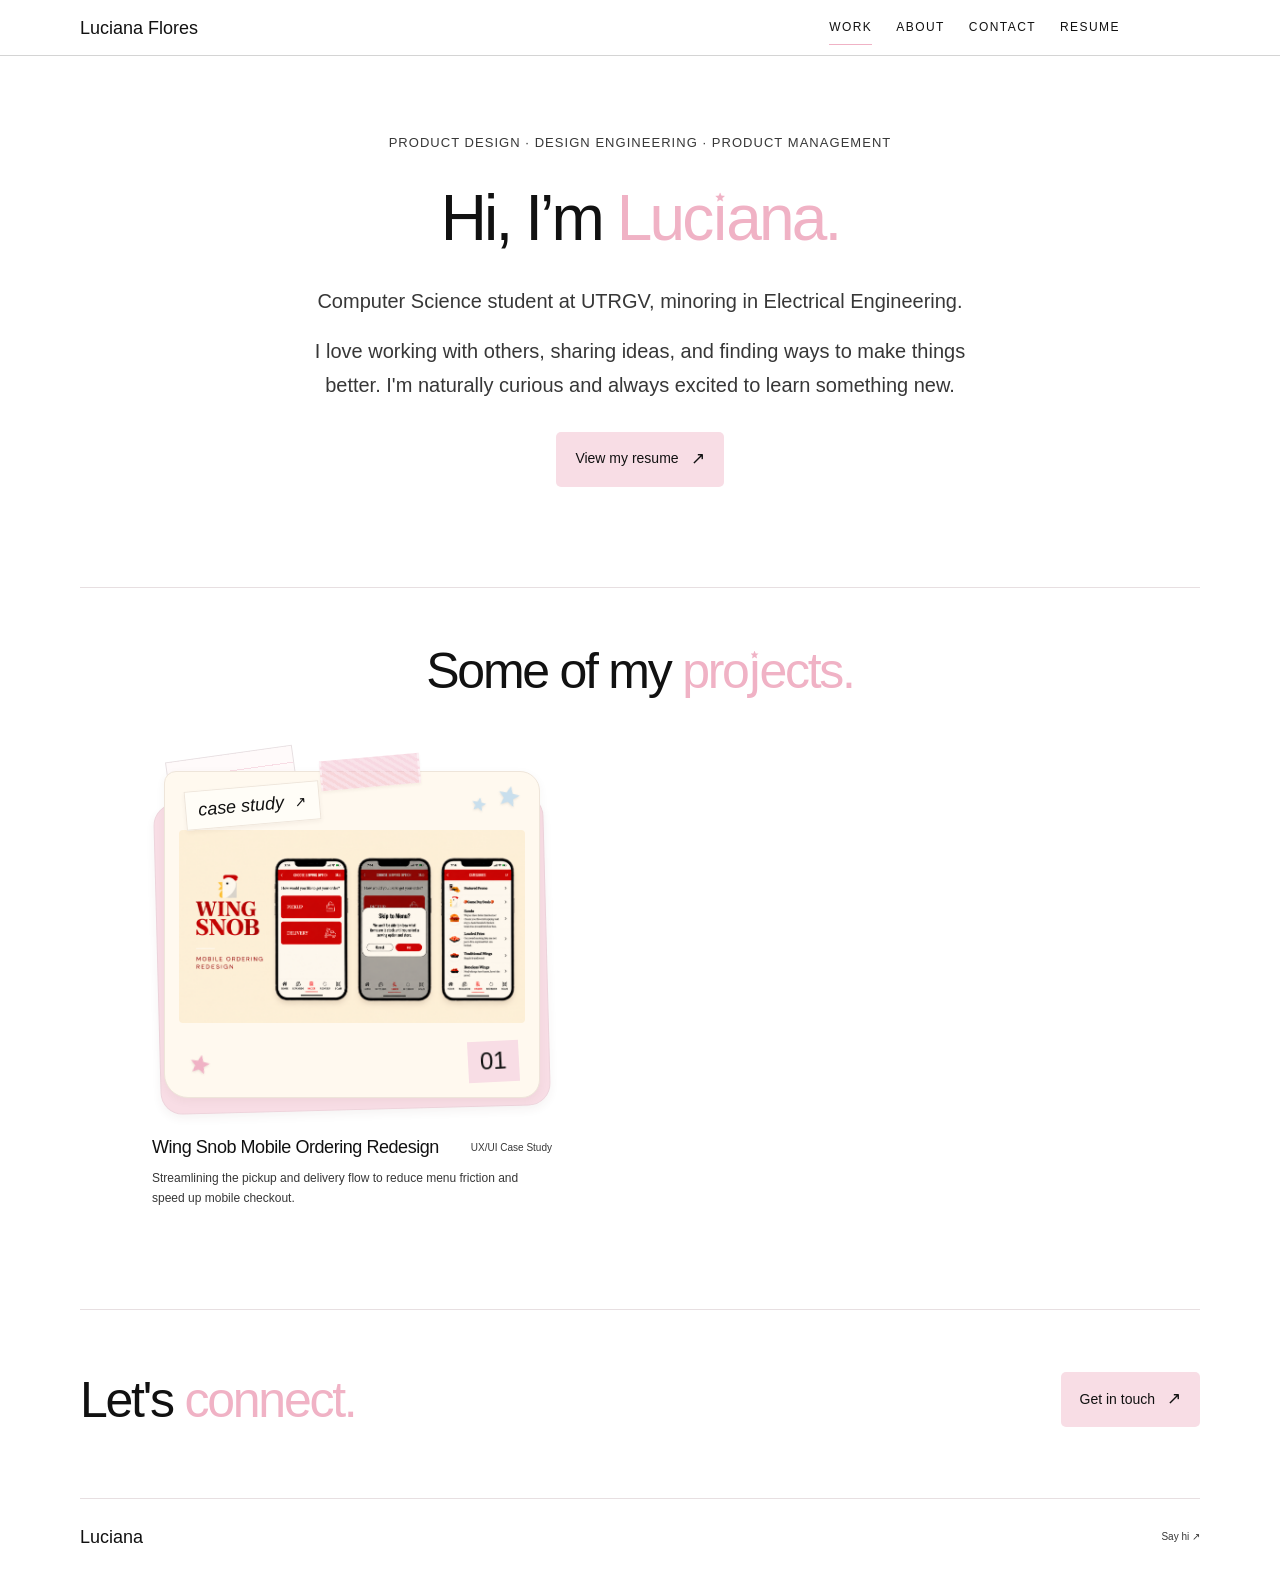
<file: index.html>
<!doctype html>
<html lang="en">
  <head>
    <meta charset="utf-8" />
    <meta name="viewport" content="width=device-width, initial-scale=1" />
    <meta
      name="description"
      content="Luciana Flores is a Computer Science student exploring thoughtful design and technology to create useful, simple, people-centered digital experiences."
    />
    <meta name="theme-color" content="#ffffff" />
    <title>Luciana | Portfolio</title>
    <link rel="stylesheet" href="css/styles.css" />
    <script src="js/main.js" defer></script>
    <script src="js/glitter.js" defer></script>
  </head>
  <body>
    <a class="skip-link" href="#main">Skip to content</a>
    <header class="site-header">
      <a class="wordmark" href="index.html" aria-label="Luciana Flores home"
        >Luciana Flores</a
      >
      <button
        class="menu-toggle"
        type="button"
        aria-expanded="false"
        aria-controls="navigation"
      >
        Menu <span aria-hidden="true">+</span>
      </button>
      <nav id="navigation" aria-label="Main navigation">
        <a href="#work" aria-current="location">Work</a
        ><a href="about.html">About</a><a href="contact.html">Contact</a>
        <a
          class="resume-nav"
          href="Luciana%20Flores.pdf"
          target="_blank"
          rel="noopener"
          >Resume</a
        >
      </nav>
    </header>
    <main id="main">
      <section
        class="hero hero-editorial hero-centered page-width"
        aria-labelledby="hero-title"
      >
        <div class="hero-content">
          <p class="hero-roles">
            Product Design · Design Engineering · Product Management
          </p>
          <h1 id="hero-title" aria-label="Hi, I’m Luciana.">
            Hi, I’m
            <span class="name-accent hero-name" aria-hidden="true"
              >Luc<span class="sparkle-letter"
                >ı<svg
                  class="name-sparkle"
                  viewBox="0 0 24 24"
                  aria-hidden="true"
                  focusable="false"
                >
                  <path
                    d="M12 2 15 8.9 22.5 9.6 16.8 14.5 18.5 21.8 12 18 5.5 21.8 7.2 14.5 1.5 9.6 9 8.9Z"
                  /></svg></span
              >ana.</span
            >
          </h1>
          <p class="hero-description">
            Computer Science student at UTRGV, minoring in Electrical Engineering.
          </p>
          <p class="hero-description hero-intro">
            I love working with others, sharing ideas, and finding ways to make
            things better. I'm naturally curious and always excited to learn
            something new.
          </p>
          <a
            class="button button-primary"
            href="Luciana%20Flores.pdf"
            target="_blank"
            rel="noopener"
            >View my resume <span aria-hidden="true">↗</span></a
          >
        </div>
      </section>
      <section
        id="work"
        class="work-section page-width"
        aria-labelledby="work-title"
      >
        <div class="section-heading section-heading-centered">
          <div>
            <h2 id="work-title" aria-label="Some of my projects.">
              Some of my
              <em
                >pro<span class="sparkle-letter sparkle-letter--star">ȷ</span
                >ects.</em
              >
            </h2>
          </div>
        </div>
        <div class="project-grid">
          <a
            class="project-card project-card-featured"
            href="project.html?project=01"
          >
            <div class="project-visual project-scrapbook">
              <span class="scrapbook-note" aria-hidden="true"></span>
              <span class="scrapbook-tape" aria-hidden="true"></span>
              <div class="project-image project-image-wing-snob">
                <svg class="scrapbook-sticker" viewBox="0 0 24 24" aria-hidden="true" focusable="false">
                  <path d="M12 2 15 8.9 22.5 9.6 16.8 14.5 18.5 21.8 12 18 5.5 21.8 7.2 14.5 1.5 9.6 9 8.9Z" />
                </svg>
                <svg class="scrapbook-sticker scrapbook-sticker--pink" viewBox="0 0 24 24" aria-hidden="true" focusable="false">
                  <path d="M12 2 15 8.9 22.5 9.6 16.8 14.5 18.5 21.8 12 18 5.5 21.8 7.2 14.5 1.5 9.6 9 8.9Z" />
                </svg>
                <svg class="scrapbook-sticker scrapbook-sticker--small" viewBox="0 0 24 24" aria-hidden="true" focusable="false">
                  <path d="M12 2 15 8.9 22.5 9.6 16.8 14.5 18.5 21.8 12 18 5.5 21.8 7.2 14.5 1.5 9.6 9 8.9Z" />
                </svg>
                <img
                  class="project-thumbnail"
                  src="wing-snob.png"
                  alt="Wing Snob mobile ordering redesign showing serving options, a skip-to-menu confirmation, and menu categories"
                  width="1462"
                  height="816"
                  loading="lazy"
                />
                <div class="scrapbook-labels" aria-hidden="true">
                  <span class="scrapbook-number">01</span>
                  <span class="scrapbook-caption">case study <span>↗</span></span>
                </div>
              </div>
            </div>
            <div class="project-meta">
              <h3>Wing Snob Mobile Ordering Redesign</h3>
              <span class="project-category">UX/UI Case Study</span>
            </div>
            <p>
              Streamlining the pickup and delivery flow to reduce menu friction
              and speed up mobile checkout.
            </p>
          </a>
        </div>
      </section>
      <section class="contact-strip page-width" aria-labelledby="connect-title">
        <div>
          <h2 id="connect-title">Let's <em>connect.</em></h2>
        </div>
        <a class="button button-primary" href="contact.html"
          >Get in touch <span aria-hidden="true">↗</span></a
        >
      </section>
    </main>
    <footer class="site-footer page-width">
      <a class="wordmark" href="index.html">Luciana</a>
      <a href="mailto:lucianarfloress@gmail.com"
        >Say hi <span aria-hidden="true">↗</span></a
      >
    </footer>
  </body>
</html>
</file>
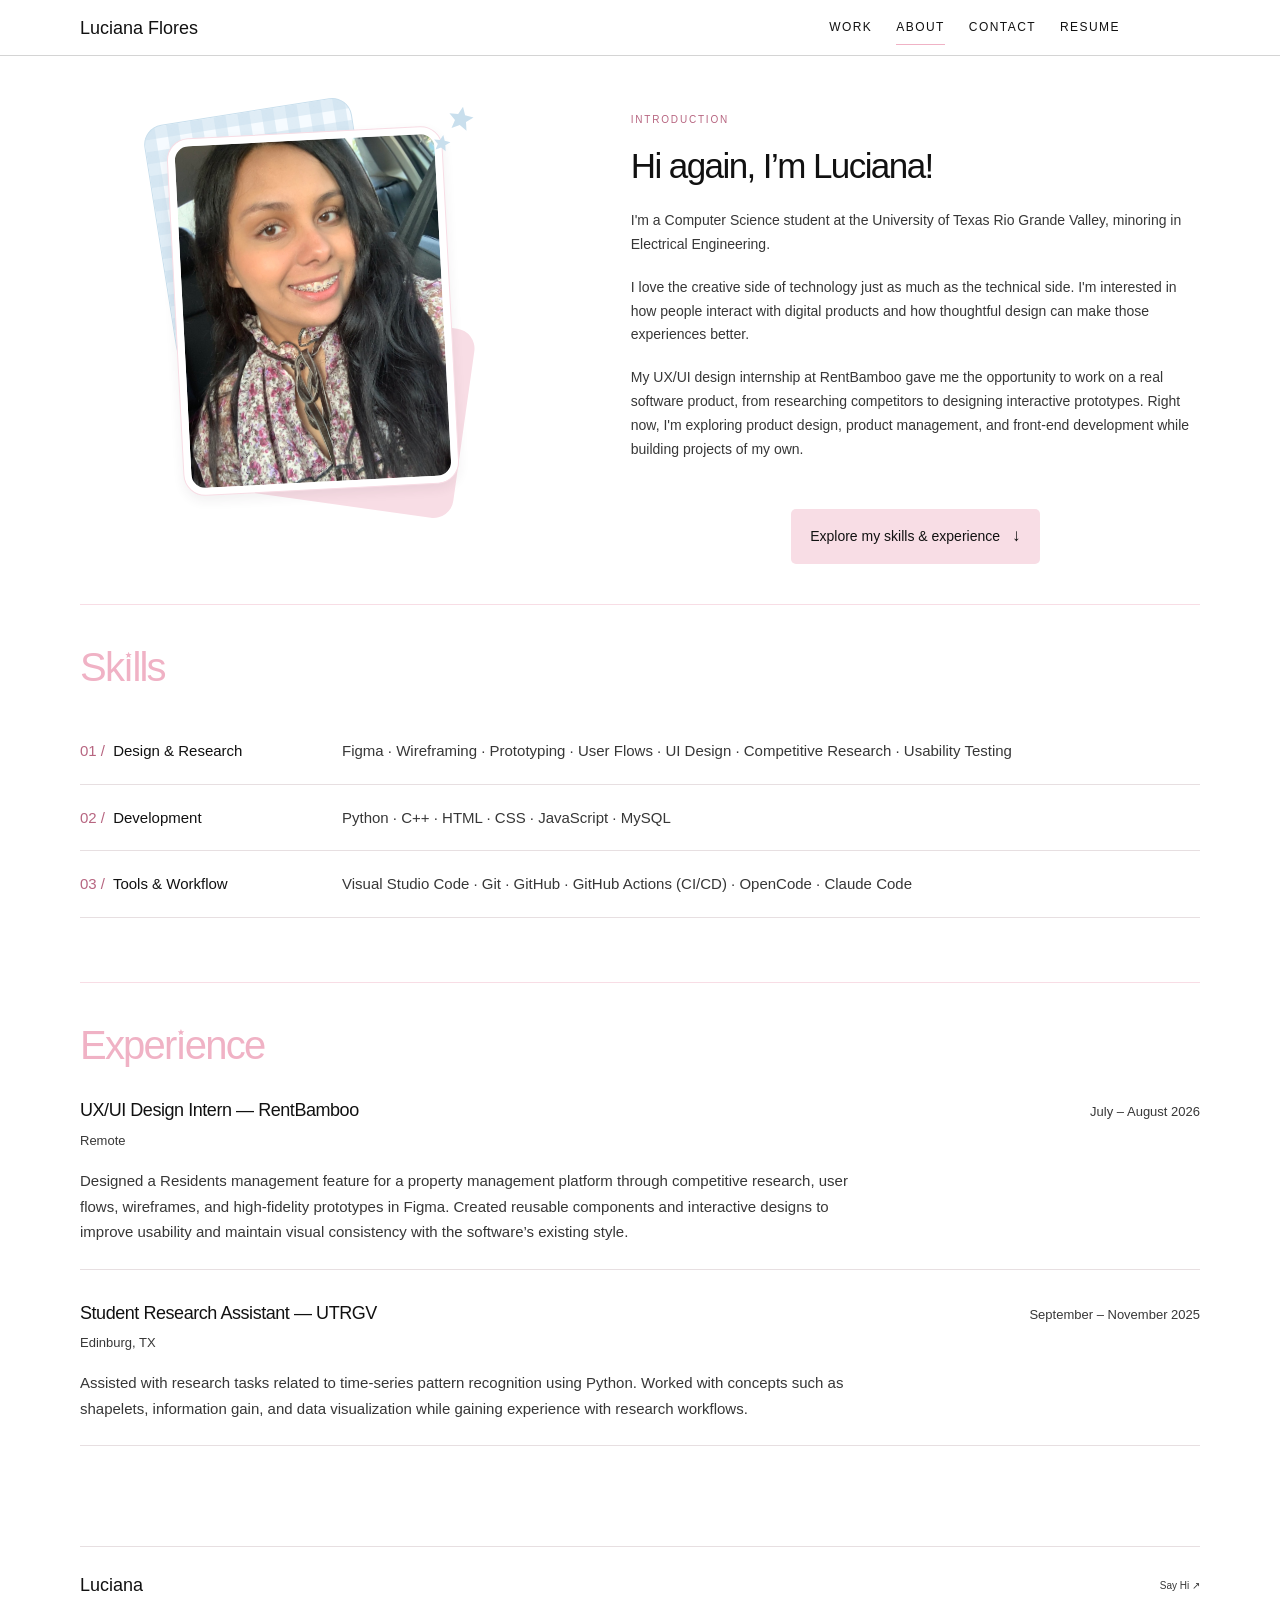
<file: about.html>
<!doctype html>
<html lang="en">
  <head>
    <meta charset="utf-8" />
    <meta name="viewport" content="width=device-width, initial-scale=1" />
    <meta
      name="description"
      content="Meet Luciana Flores, a Computer Science student at the University of Texas Rio Grande Valley exploring product design, product management, and front-end development."
    />
    <meta name="theme-color" content="#ffffff" />
    <title>About | Luciana</title>
    <link rel="stylesheet" href="css/styles.css" />
    <script src="js/main.js" defer></script>
    <script src="js/glitter.js" defer></script>
  </head>
  <body>
    <a class="skip-link" href="#main">Skip to content</a>
    <header class="site-header">
      <a class="wordmark" href="index.html" aria-label="Luciana Flores home"
        >Luciana Flores</a
      ><button
        class="menu-toggle"
        type="button"
        aria-expanded="false"
        aria-controls="navigation"
      >
        Menu <span aria-hidden="true">+</span>
      </button>
      <nav id="navigation" aria-label="Main navigation">
        <a href="index.html#work">Work</a
        ><a href="about.html" aria-current="page">About</a
        ><a href="contact.html">Contact</a
        ><a
          class="resume-nav"
          href="Luciana%20Flores.pdf"
          target="_blank"
          rel="noopener"
          >Resume</a
        >
      </nav>
    </header>
    <main id="main" class="page-width interior-main">
      <section class="about-grid" aria-labelledby="biography-title">
        <figure class="profile-scrapbook">
          <img
            class="profile-photo"
            src="me.jpg"
            alt="Luciana Flores smiling"
            width="1170"
            height="1519"
          />
          <span class="profile-doodles" aria-hidden="true">
            <svg viewBox="0 0 24 24" focusable="false">
              <path
                d="M12 2 15 8.9 22.5 9.6 16.8 14.5 18.5 21.8 12 18 5.5 21.8 7.2 14.5 1.5 9.6 9 8.9Z"
              />
            </svg>
            <svg viewBox="0 0 24 24" focusable="false">
              <path
                d="M12 2 15 8.9 22.5 9.6 16.8 14.5 18.5 21.8 12 18 5.5 21.8 7.2 14.5 1.5 9.6 9 8.9Z"
              />
            </svg>
          </span>
        </figure>
        <div class="about-copy">
          <p class="eyebrow">Introduction</p>
          <h2 id="biography-title">Hi again, I’m Luciana!</h2>
          <p>
            I'm a Computer Science student at the University of Texas Rio Grande
            Valley, minoring in Electrical Engineering.
          </p>
          <p>
            I love the creative side of technology just as much as the technical
            side. I'm interested in how people interact with digital products
            and how thoughtful design can make those experiences better.
          </p>
          <p>
            My UX/UI design internship at RentBamboo gave me the opportunity to
            work on a real software product, from researching competitors to
            designing interactive prototypes. Right now, I'm exploring product
            design, product management, and front-end development while building
            projects of my own.
          </p>
          <div class="about-actions">
            <a class="button button-primary" href="#skills"
              >Explore my skills &amp; experience
              <span aria-hidden="true">↓</span></a
            >
          </div>
        </div>
      </section>
      <section id="skills" class="about-details" aria-labelledby="skills-title">
        <h2 id="skills-title" class="name-accent" aria-label="Skills">
          Sk<span class="sparkle-letter sparkle-letter--star">ı</span>lls
        </h2>
        <dl class="skill-categories">
          <div>
            <dt>
              <span class="skill-number">01 /</span> Design &amp; Research
            </dt>
            <dd>
              Figma · Wireframing · Prototyping · User Flows · UI Design ·
              Competitive Research · Usability Testing
            </dd>
          </div>
          <div>
            <dt><span class="skill-number">02 /</span> Development</dt>
            <dd>Python · C++ · HTML · CSS · JavaScript · MySQL</dd>
          </div>
          <div>
            <dt><span class="skill-number">03 /</span> Tools &amp; Workflow</dt>
            <dd>
              Visual Studio Code · Git · GitHub · GitHub Actions (CI/CD) ·
              OpenCode · Claude Code
            </dd>
          </div>
        </dl>
      </section>
      <section class="about-details" aria-labelledby="experience-title">
        <h2 id="experience-title" class="name-accent" aria-label="Experience">
          Exper<span class="sparkle-letter sparkle-letter--star">ı</span>ence
        </h2>
        <article class="experience-entry">
          <div class="experience-heading">
            <div>
              <h3>UX/UI Design Intern — RentBamboo</h3>
              <p class="experience-location">Remote</p>
            </div>
            <p class="experience-date">
              <time datetime="2026-07">July</time> –
              <time datetime="2026-08">August 2026</time>
            </p>
          </div>
          <p>
            Designed a Residents management feature for a property management
            platform through competitive research, user flows, wireframes, and
            high-fidelity prototypes in Figma. Created reusable components and
            interactive designs to improve usability and maintain visual
            consistency with the software’s existing style.
          </p>
        </article>
        <article class="experience-entry">
          <div class="experience-heading">
            <div>
              <h3>Student Research Assistant — UTRGV</h3>
              <p class="experience-location">Edinburg, TX</p>
            </div>
            <p class="experience-date">
              <time datetime="2025-09">September</time> –
              <time datetime="2025-11">November 2025</time>
            </p>
          </div>
          <p>
            Assisted with research tasks related to time-series pattern
            recognition using Python. Worked with concepts such as shapelets,
            information gain, and data visualization while gaining experience
            with research workflows.
          </p>
        </article>
      </section>
    </main>
    <footer class="site-footer page-width">
      <a class="wordmark" href="index.html">Luciana</a>
      <a href="mailto:lucianarfloress@gmail.com"
        >Say Hi <span aria-hidden="true">↗</span></a
      >
    </footer>
  </body>
</html>
</file>
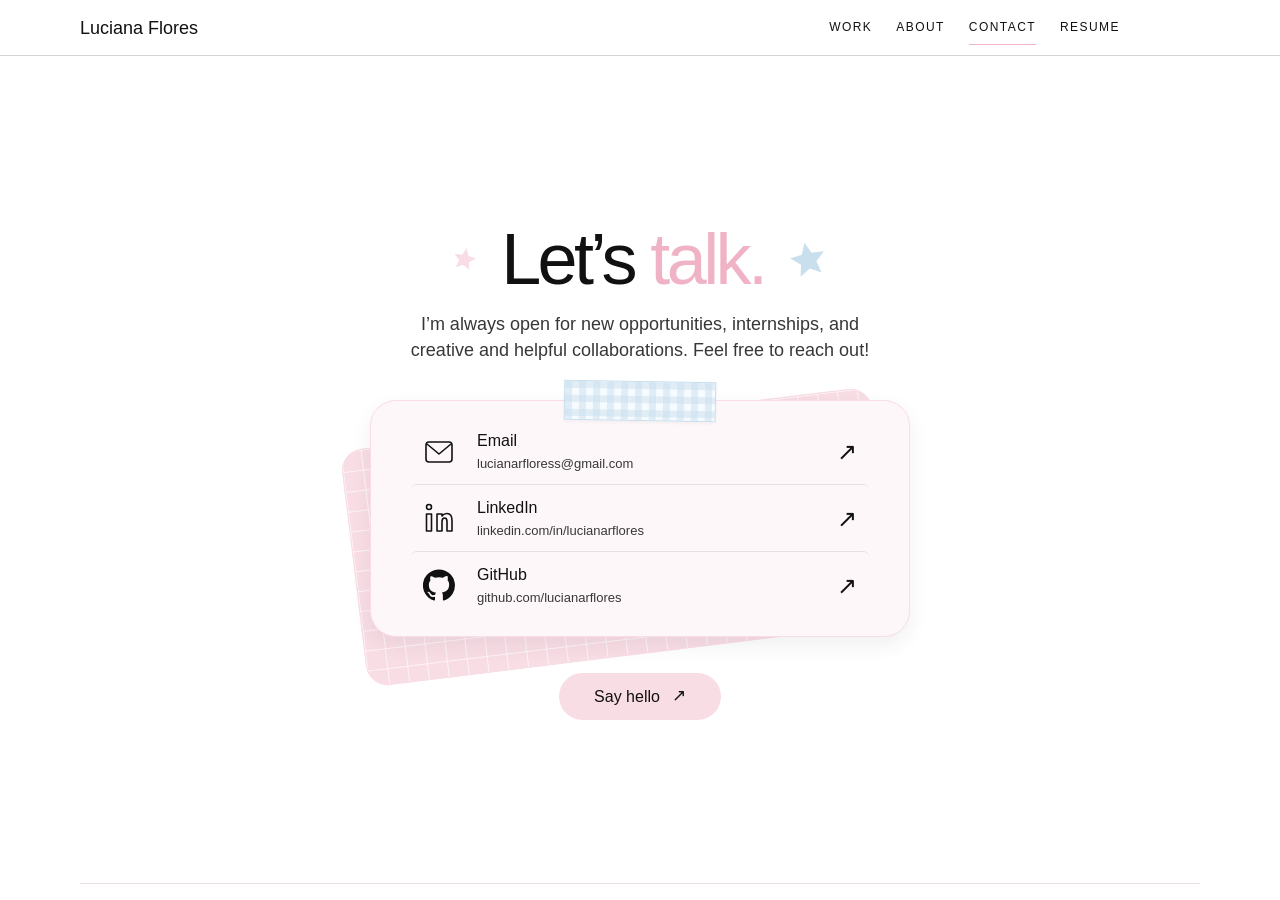
<file: contact.html>
<!doctype html>
<html lang="en">
  <head>
    <meta charset="utf-8" />
    <meta name="viewport" content="width=device-width, initial-scale=1" />
    <meta
      name="description"
      content="Contact Luciana by email, LinkedIn, or GitHub."
    />
    <meta name="theme-color" content="#ffffff" />
    <title>Contact | Luciana</title>
    <link rel="stylesheet" href="css/styles.css" />
    <script src="js/main.js" defer></script>
    <script src="js/glitter.js" defer></script>
  </head>
  <body id="top" class="contact-page">
    <a class="skip-link" href="#main">Skip to content</a>
    <header class="site-header">
      <a class="wordmark" href="index.html" aria-label="Luciana Flores home"
        >Luciana Flores</a
      ><button
        class="menu-toggle"
        type="button"
        aria-expanded="false"
        aria-controls="navigation"
      >
        Menu <span aria-hidden="true">+</span>
      </button>
      <nav id="navigation" aria-label="Main navigation">
        <a href="index.html#work">Work</a><a href="about.html">About</a
        ><a href="contact.html" aria-current="page">Contact</a
        ><a class="resume-nav" href="Luciana%20Flores.pdf" target="_blank" rel="noopener"
          >Resume</a
        >
      </nav>
    </header>
    <main id="main" class="page-width interior-main contact-main">
      <header class="page-heading contact-heading">
        <h1>
          <svg
            class="contact-star contact-star-pink"
            viewBox="0 0 24 24"
            aria-hidden="true"
            focusable="false"
          >
            <path
              d="M12 2 15 8.9 22.5 9.6 16.8 14.5 18.5 21.8 12 18 5.5 21.8 7.2 14.5 1.5 9.6 9 8.9Z"
            />
          </svg>
          <span>Let’s <em>talk.</em></span>
          <svg
            class="contact-star contact-star-blue"
            viewBox="0 0 24 24"
            aria-hidden="true"
            focusable="false"
          >
            <path
              d="M12 2 15 8.9 22.5 9.6 16.8 14.5 18.5 21.8 12 18 5.5 21.8 7.2 14.5 1.5 9.6 9 8.9Z"
            />
          </svg>
        </h1>
        <p>
          I’m always open for new opportunities, internships, and creative and
          helpful collaborations. Feel free to reach out!
        </p>
      </header>
      <div class="contact-stationery">
        <div class="contact-links">
          <a href="mailto:lucianarfloress@gmail.com">
            <span class="contact-icon" aria-hidden="true">
              <svg
                viewBox="0 0 32 32"
                focusable="false"
                fill="none"
                stroke="currentColor"
                stroke-width="1.6"
                stroke-linejoin="round"
              >
                <rect x="3" y="6" width="26" height="20" rx="3" />
                <path d="m4 8 12 10L28 8" />
              </svg>
            </span>
            <span class="contact-type">Email</span>
            <span class="contact-value">lucianarfloress@gmail.com</span>
            <span class="contact-arrow" aria-hidden="true">↗</span>
          </a>
          <a href="https://www.linkedin.com/in/lucianarflores">
            <span class="contact-icon" aria-hidden="true">
              <svg
                viewBox="0 0 32 32"
                focusable="false"
                fill="none"
                stroke="currentColor"
                stroke-width="1.6"
                stroke-linejoin="round"
              >
                <circle cx="6" cy="5" r="2.5" />
                <path
                  d="M3.5 12h5v17h-5zM14 12h5v2c1.3-1.6 2.8-2.5 5-2.5 4 0 5 3 5 7V29h-5v-9.5c0-2-.4-3.5-2.4-3.5-2.1 0-2.6 1.8-2.6 3.5V29h-5z"
                />
              </svg>
            </span>
            <span class="contact-type">LinkedIn</span>
            <span class="contact-value">linkedin.com/in/lucianarflores</span>
            <span class="contact-arrow" aria-hidden="true">↗</span>
          </a>
          <a href="https://github.com/lucianarflores">
            <span class="contact-icon" aria-hidden="true">
              <svg viewBox="0 0 24 24" focusable="false">
                <path
                  fill="currentColor"
                  d="M12 .3a12 12 0 0 0-3.8 23.4c.6.1.8-.3.8-.6v-2.2c-3.3.7-4-1.4-4-1.4-.5-1.4-1.3-1.7-1.3-1.7-1.1-.7.1-.7.1-.7 1.2.1 1.8 1.2 1.8 1.2 1.1 1.8 2.8 1.3 3.5 1 .1-.8.4-1.3.8-1.6-2.7-.3-5.5-1.3-5.5-5.9 0-1.3.5-2.4 1.2-3.2-.1-.3-.5-1.5.1-3.2 0 0 1-.3 3.3 1.2a11.5 11.5 0 0 1 6 0C17.3 5 18.3 5.3 18.3 5.3c.6 1.7.2 2.9.1 3.2.8.8 1.2 1.9 1.2 3.2 0 4.6-2.8 5.6-5.5 5.9.4.4.8 1.1.8 2.2v3.3c0 .3.2.7.8.6A12 12 0 0 0 12 .3Z"
                />
              </svg>
            </span>
            <span class="contact-type">GitHub</span>
            <span class="contact-value">github.com/lucianarflores</span>
            <span class="contact-arrow" aria-hidden="true">↗</span>
          </a>
        </div>
      </div>
      <a
        class="button button-primary contact-hello"
        href="mailto:lucianarfloress@gmail.com"
        >Say hello <span aria-hidden="true">↗</span></a
      >
    </main>
    <footer class="site-footer page-width"></footer>
  </body>
</html>
</file>
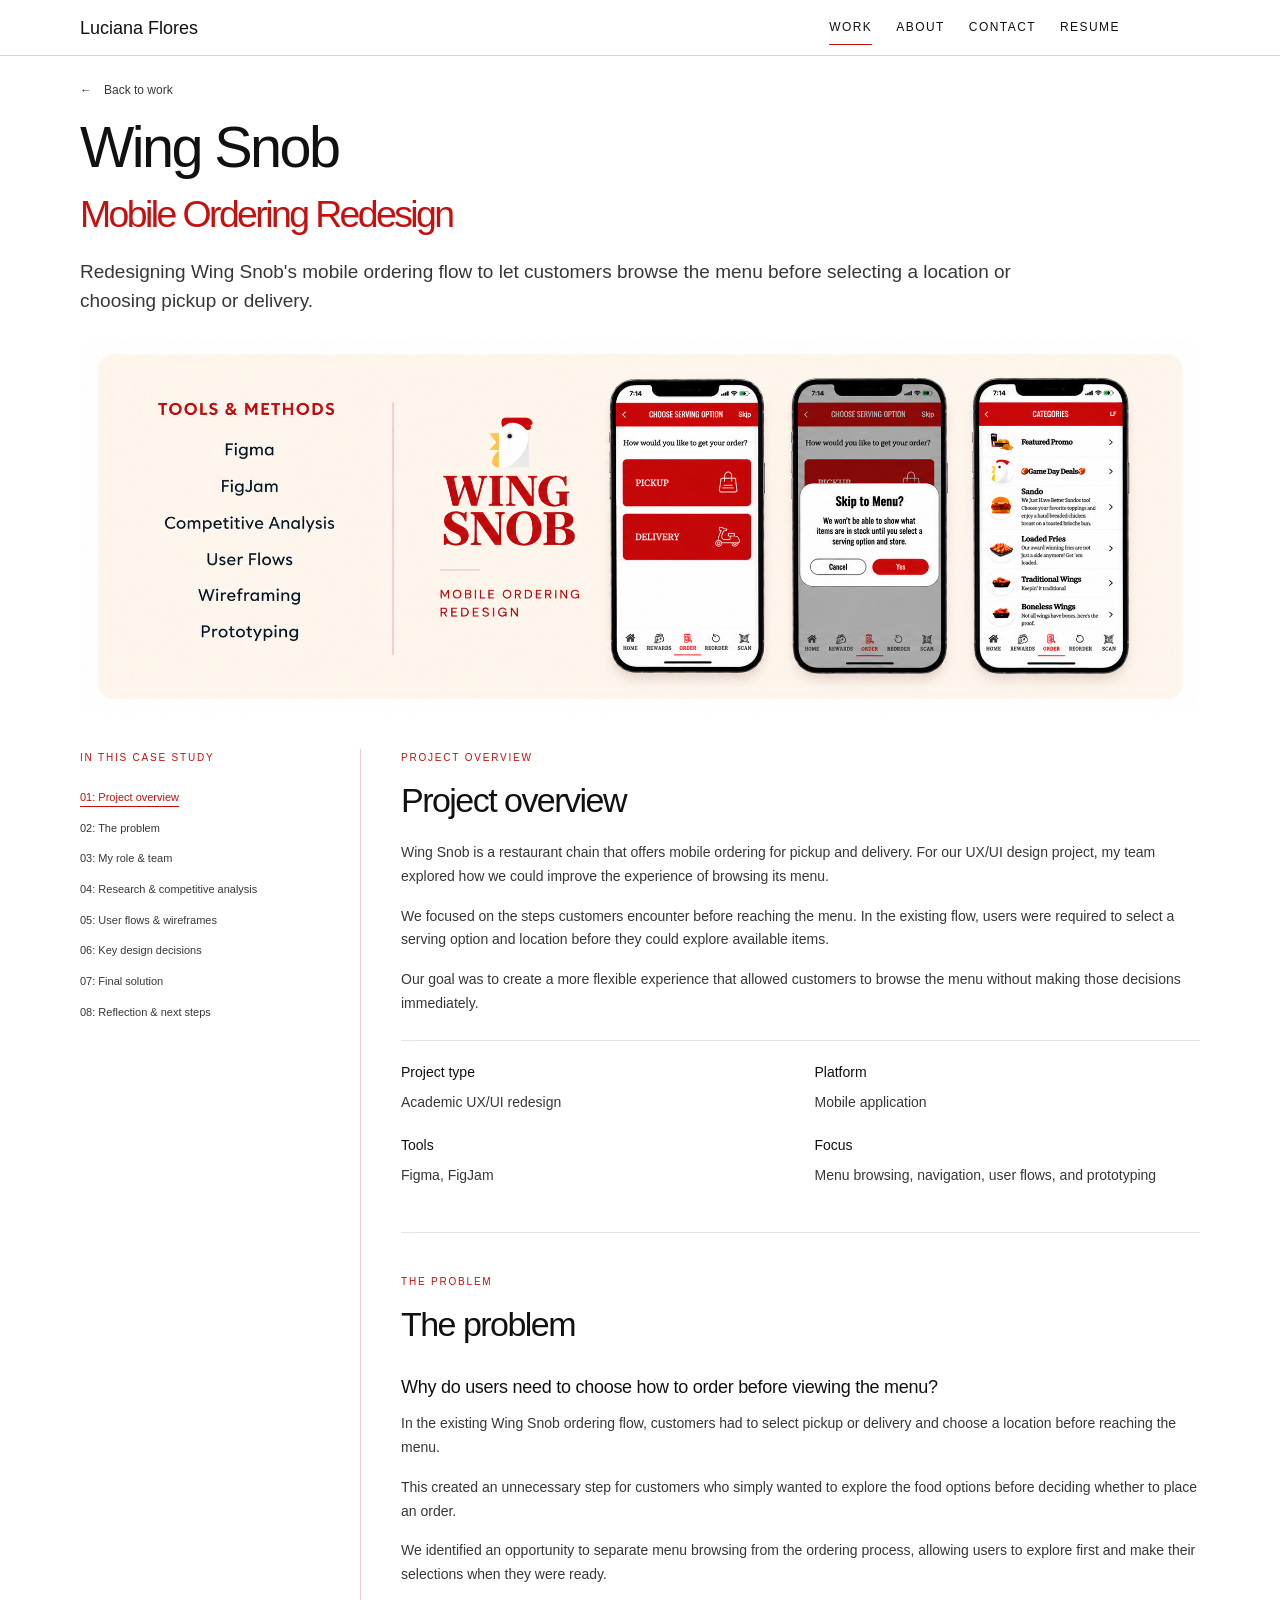
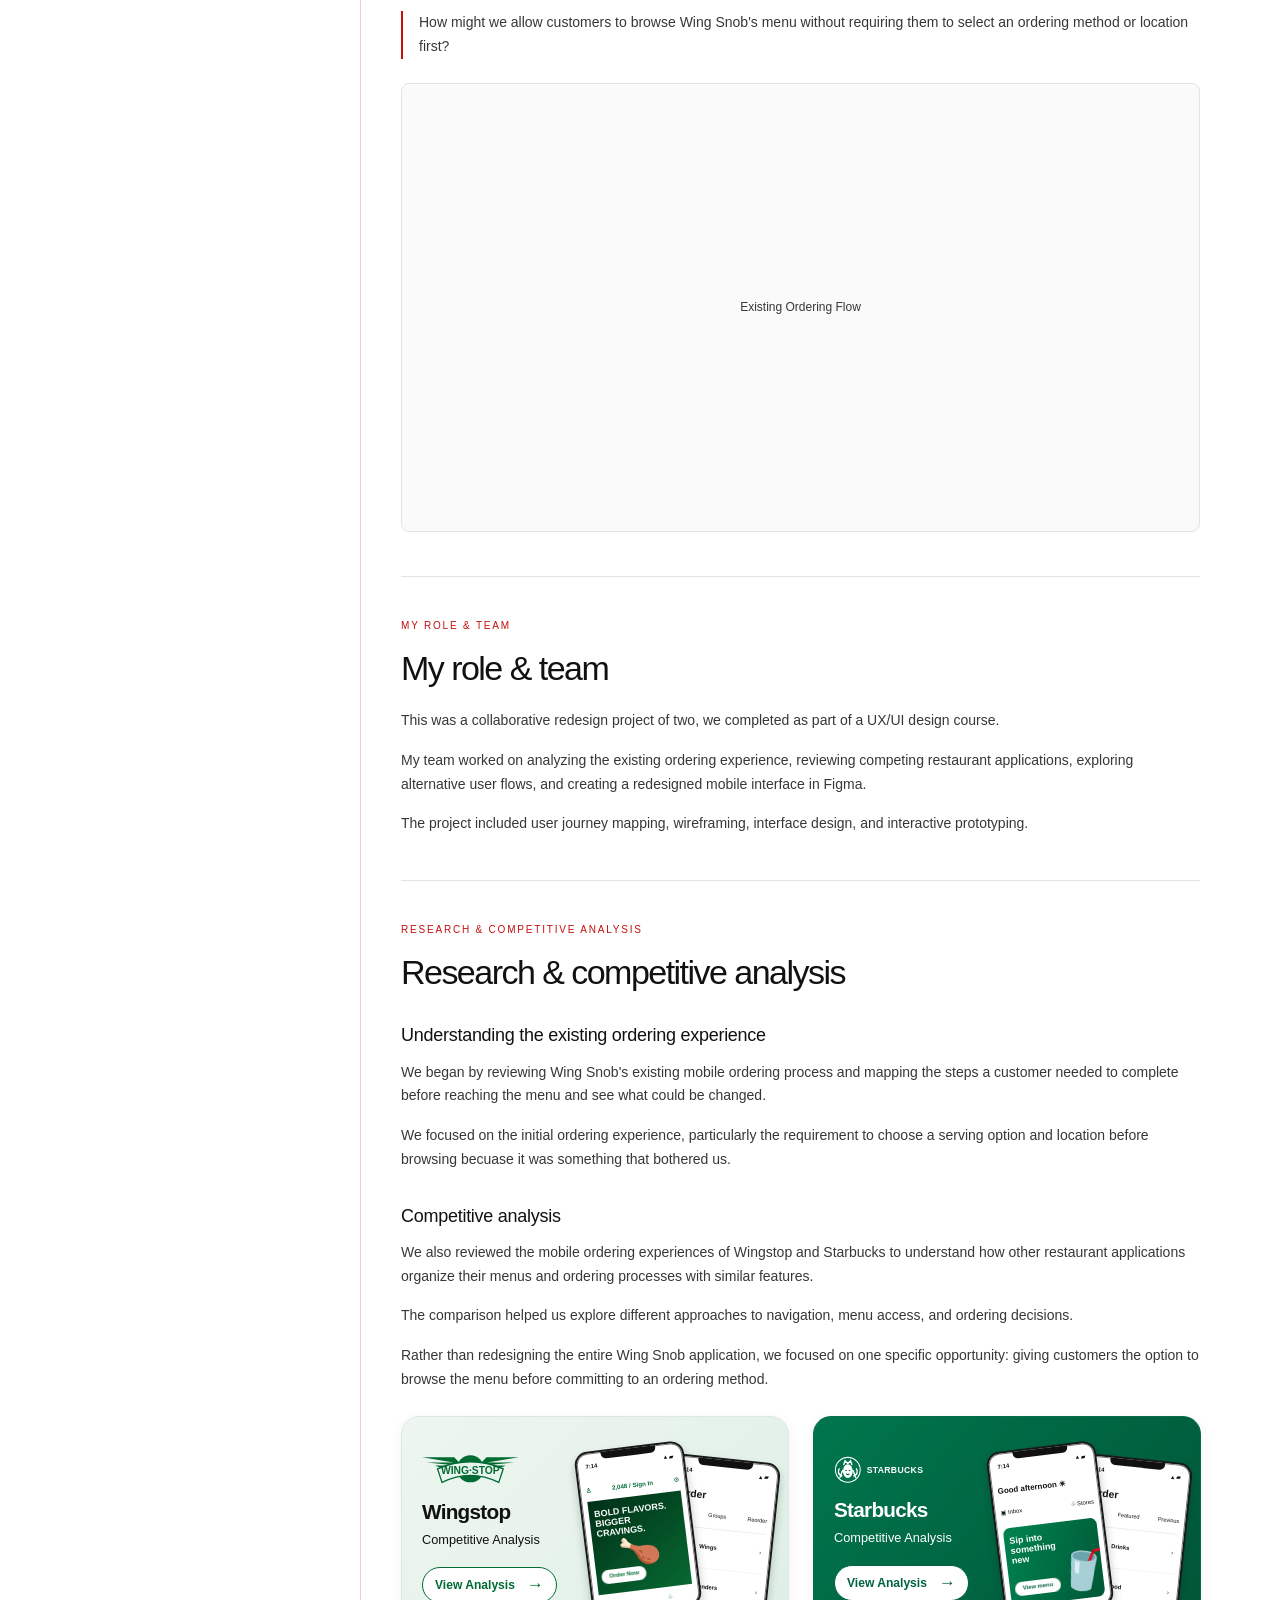
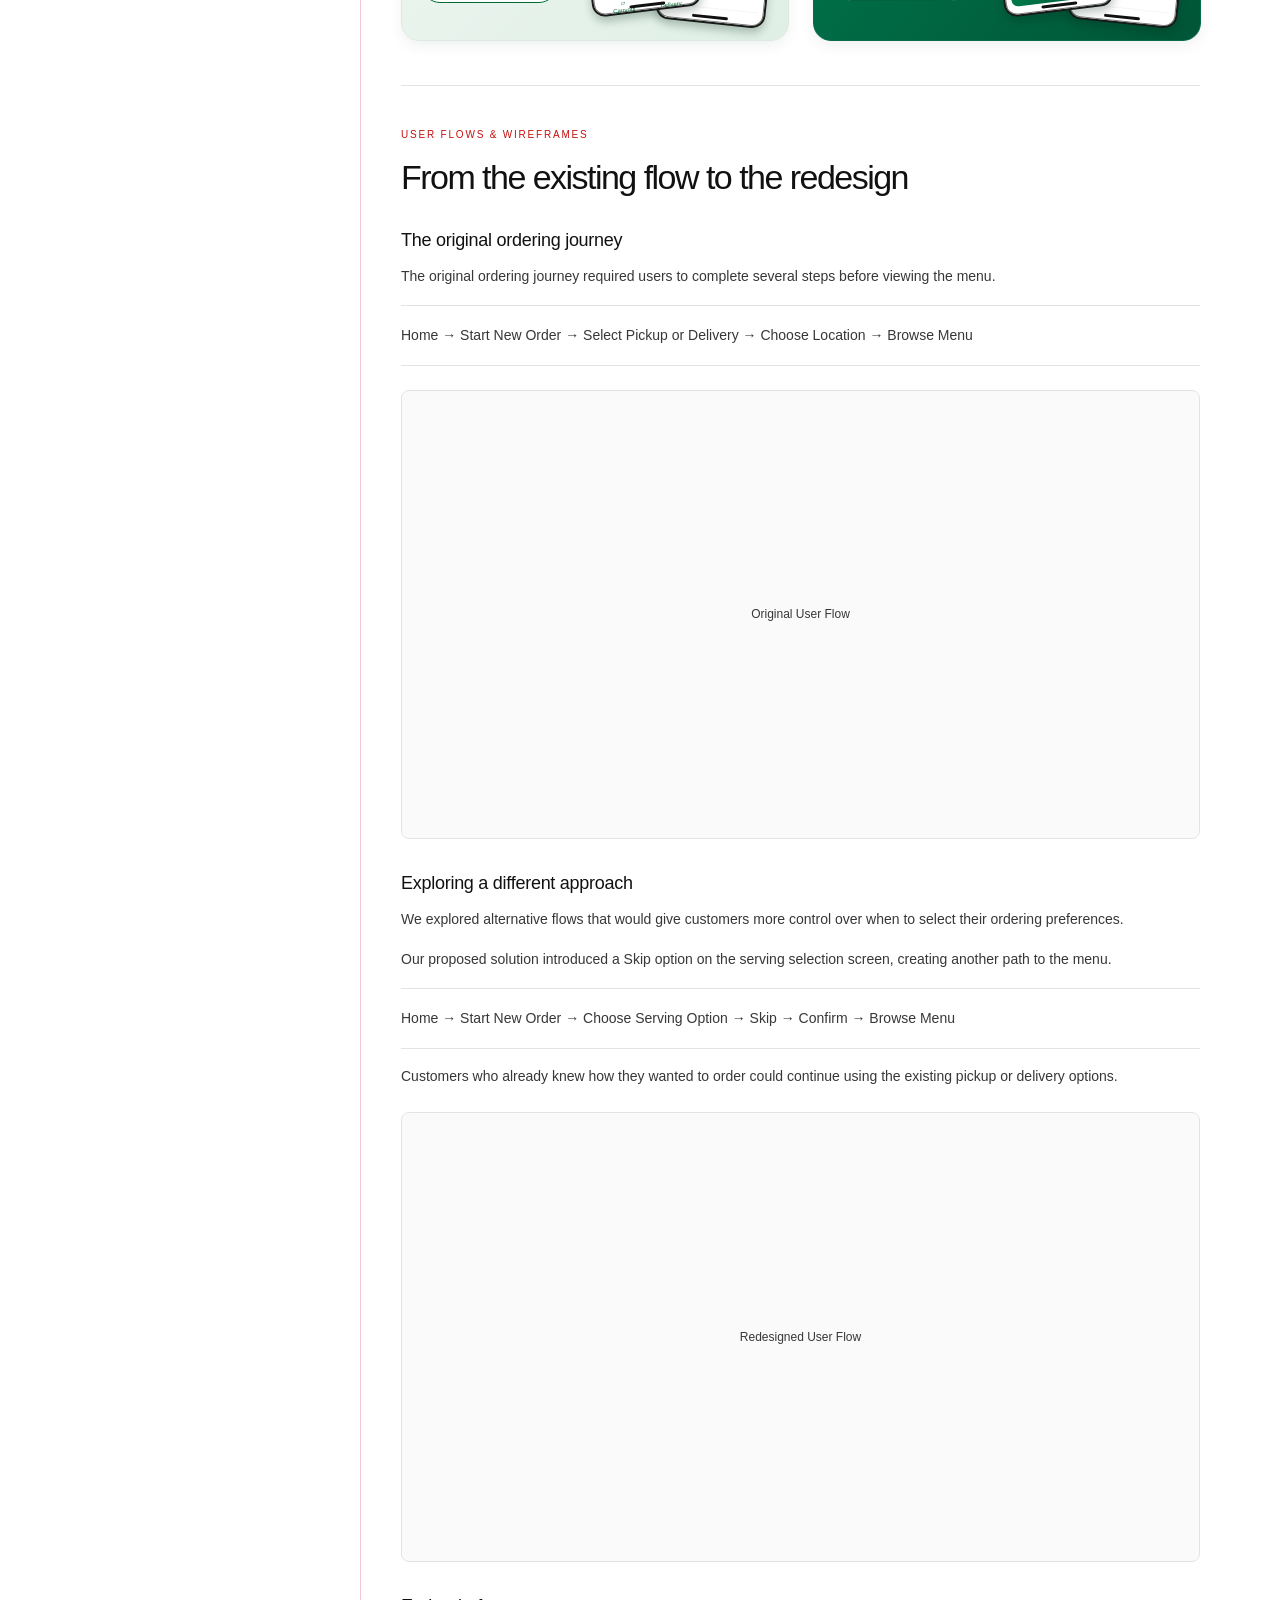
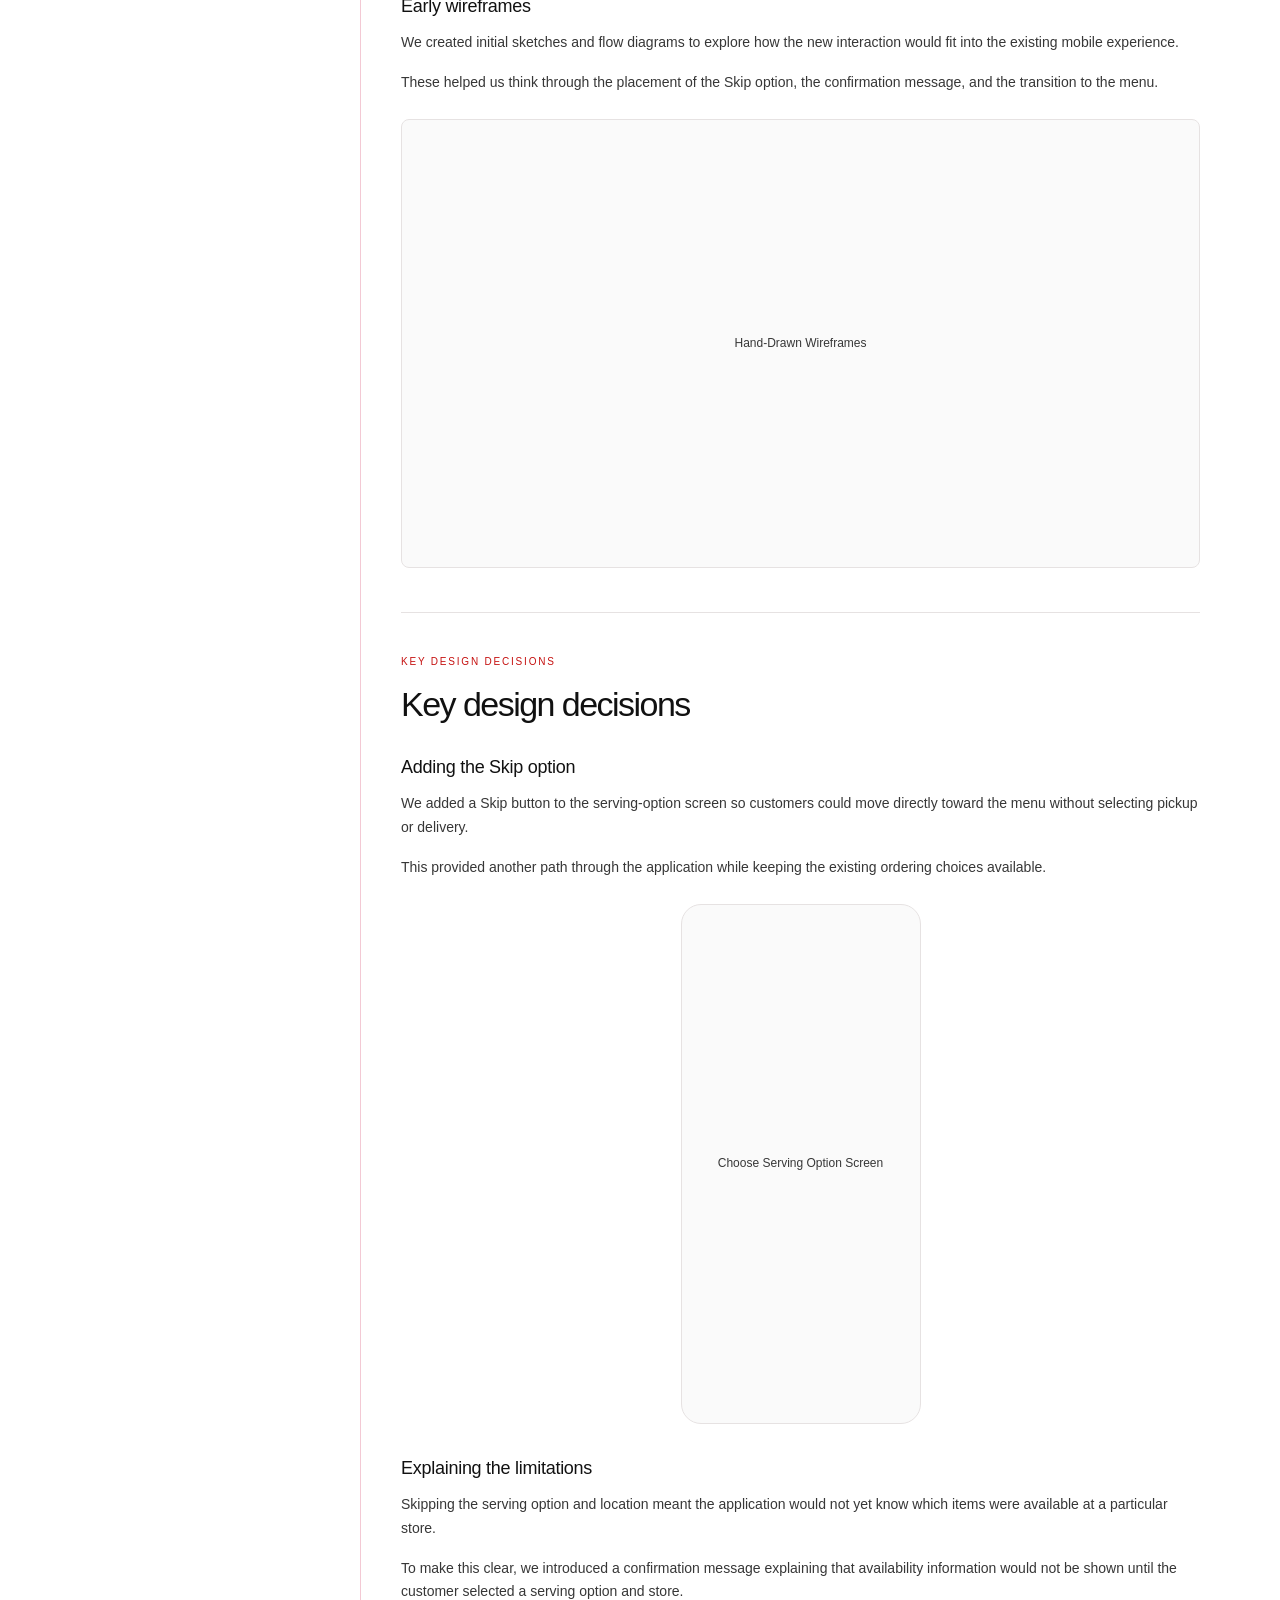
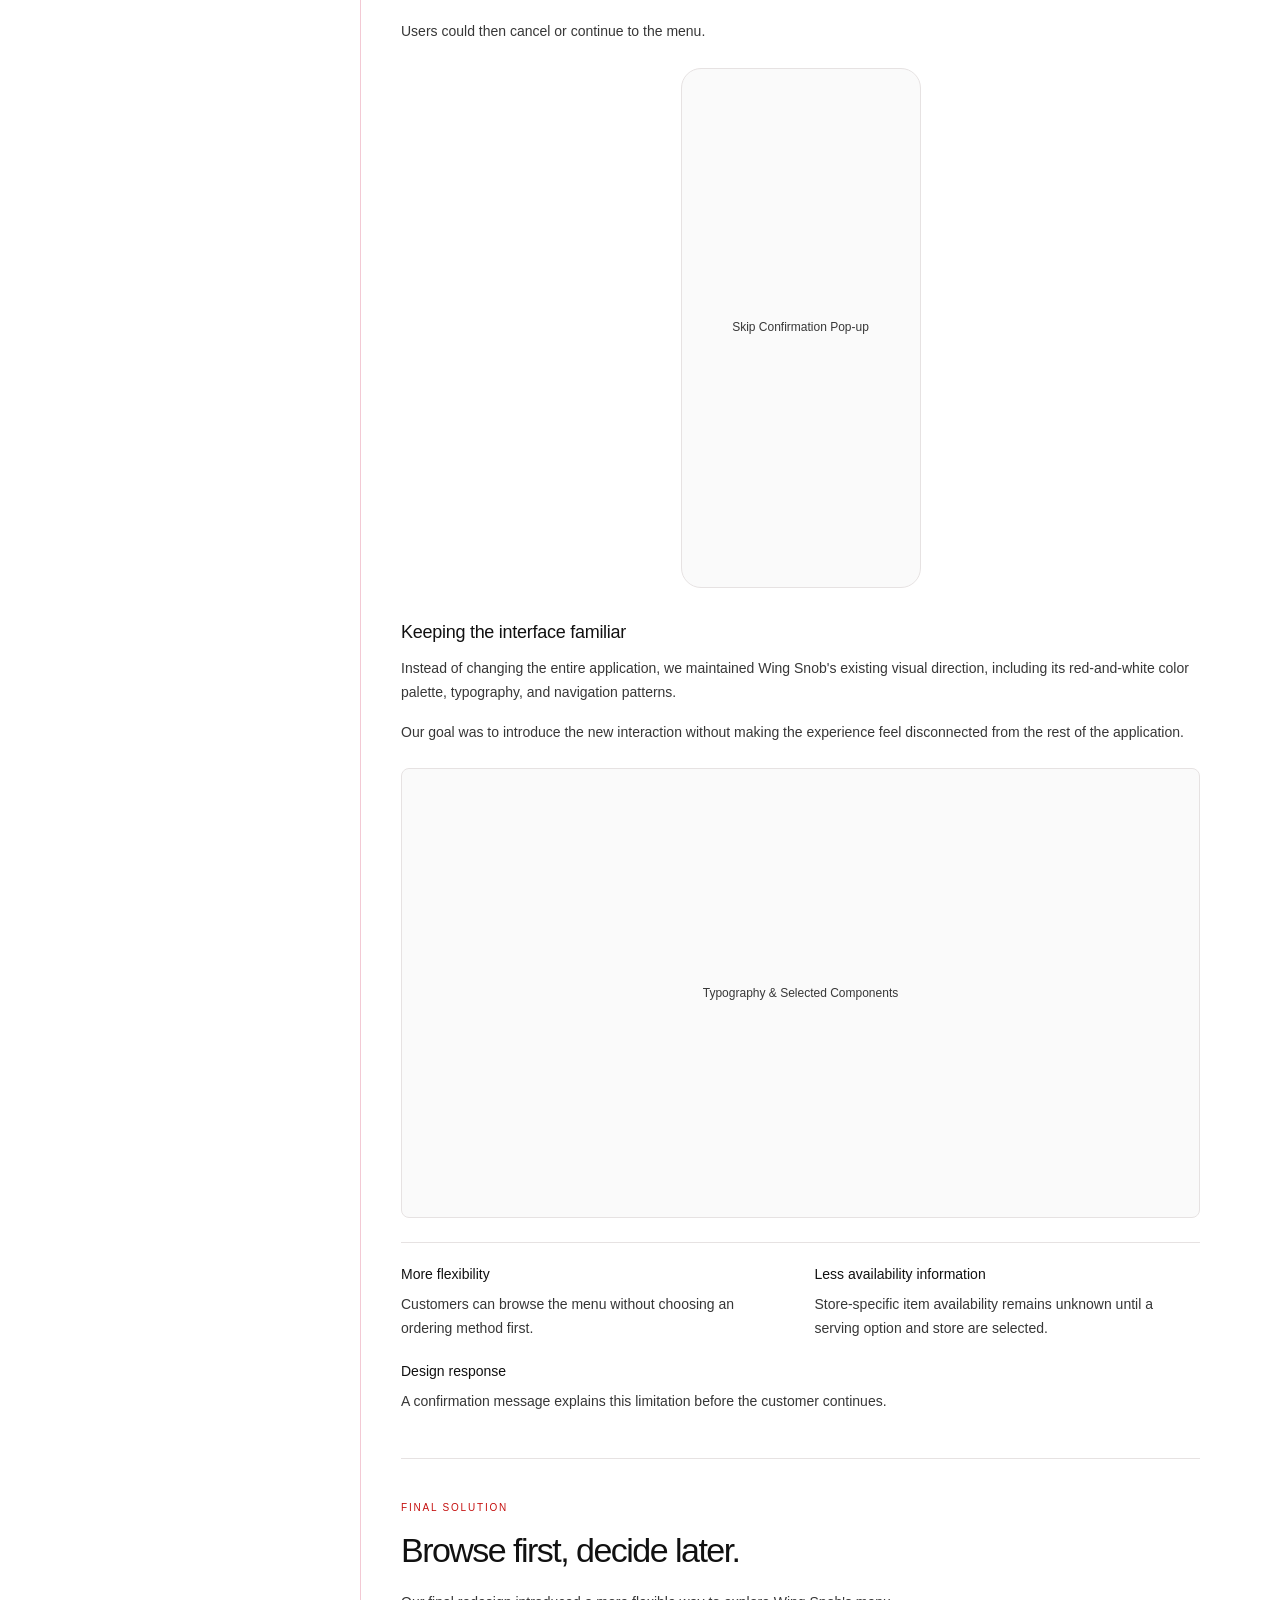
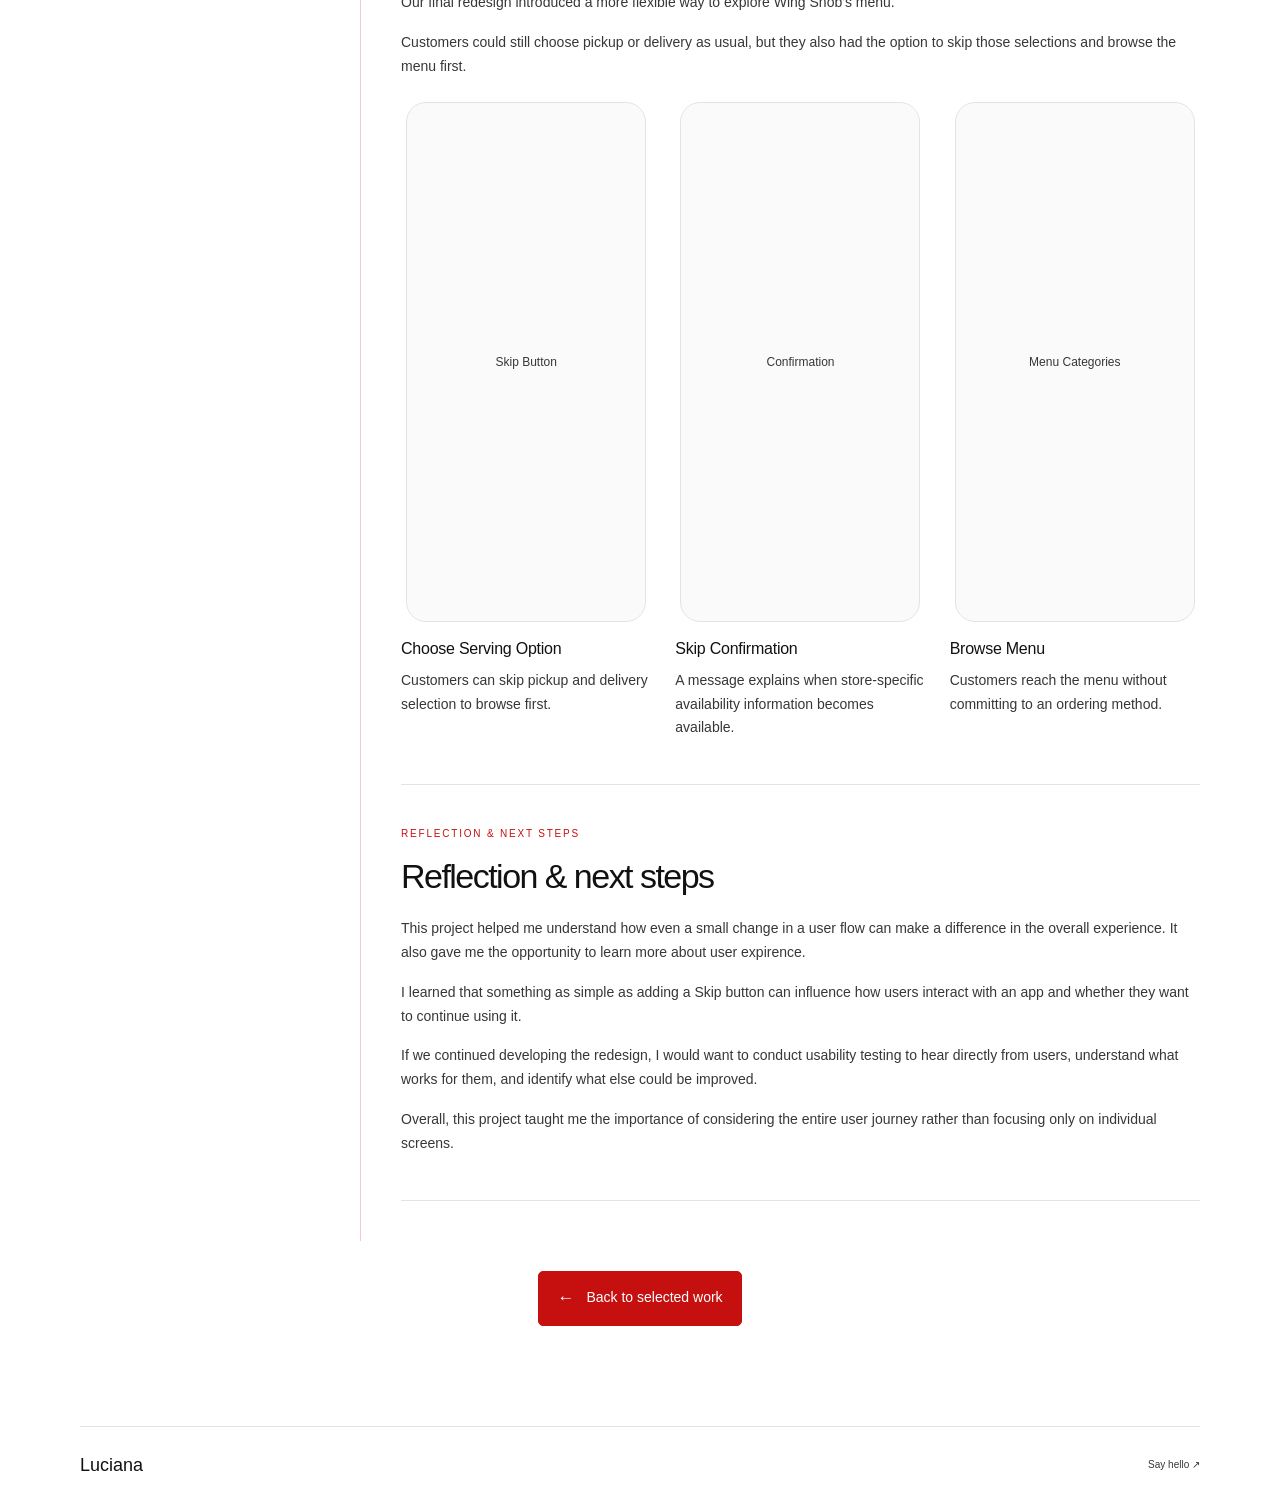
<file: project.html>
<!doctype html>
<html lang="en">
  <head>
    <meta charset="utf-8" />
    <meta name="viewport" content="width=device-width, initial-scale=1" />
    <meta
      name="description"
      content="A reusable project case-study template with clearly labeled placeholders for every stage of the design process."
    />
    <meta name="theme-color" content="#ffffff" />
    <title>Project Template | Luciana</title>
    <link rel="stylesheet" href="css/styles.css" />
    <script src="js/main.js" defer></script>
    <script src="js/glitter.js" defer></script>
    <script src="js/project.js" defer></script>
  </head>
  <body>
    <a class="skip-link" href="#main">Skip to content</a>
    <header class="site-header">
      <a class="wordmark" href="index.html" aria-label="Luciana Flores home"
        >Luciana Flores</a
      ><button
        class="menu-toggle"
        type="button"
        aria-expanded="false"
        aria-controls="navigation"
      >
        Menu <span aria-hidden="true">+</span>
      </button>
      <nav id="navigation" aria-label="Main navigation">
        <a href="index.html#work">Work</a><a href="about.html">About</a
        ><a href="contact.html">Contact</a
        ><a
          class="resume-nav"
          href="Luciana%20Flores.pdf"
          target="_blank"
          rel="noopener"
          >Resume</a
        >
      </nav>
    </header>
    <main id="main" class="page-width interior-main case-main">
      <a class="back-link" href="index.html#work"
        ><span aria-hidden="true">←</span> Back to work</a
      >
      <header class="page-heading case-heading">
        <h1 id="project-title">[Project title 01]</h1>
        <p id="project-summary">
          [A one-sentence project introduction will go here.]
        </p>
        <div id="project-meta" class="case-meta">
          <span>[Project category]</span><span>[Project timeline]</span
          ><span>[Tools used]</span>
        </div>
      </header>
      <div id="project-cover" class="case-cover image-placeholder">
        <span class="placeholder-cross" aria-hidden="true"></span
        ><span>Zillow</span>
      </div>
      <div class="case-layout">
        <nav
          id="project-navigation"
          class="case-nav"
          aria-label="Case study sections"
        >
          <p class="eyebrow">In this case study</p>
          <a href="#overview">01: Overview</a><a href="#problem">02: Problem</a
          ><a href="#role">03 / My role</a><a href="#research">04: Research</a
          ><a href="#flows">05: Flows & wireframes</a
          ><a href="#decisions">06: Design decisions</a
          ><a href="#solution">07: Final solution</a
          ><a href="#testing">08: Iterations & testing</a
          ><a href="#reflection">09: Reflection</a>
        </nav>
        <div id="project-content" class="case-content">
          <section id="overview">
            <p class="eyebrow">Context</p>
            <h2>Project overview</h2>
            <p>
              [Introduce the project, its context, its goals, and who it was
              designed for.]
            </p>
          </section>
          <section id="problem">
            <p class="eyebrow">The challenge</p>
            <h2>Problem</h2>
            <p>
              [Describe the problem, who experiences it, and why it matters. Add
              evidence when available.]
            </p>
          </section>
          <section id="role">
            <p class="eyebrow">Contribution</p>
            <h2>My role</h2>
            <p>
              [Describe your responsibilities, collaborators, and the scope of
              your contribution.]
            </p>
          </section>
          <section id="research">
            <p class="eyebrow">Discovery</p>
            <h2>Research</h2>
            <p>
              [Add your research questions, methods, and key findings. Use real
              evidence from your process.]
            </p>
            <div class="case-image image-placeholder">
              <span class="placeholder-cross" aria-hidden="true"></span
              ><span>Research artifact </span>
            </div>
          </section>
          <section id="flows">
            <p class="eyebrow">Structure</p>
            <h2>User flows and wireframes</h2>
            <p>
              [Explain the journeys explored and how the early structure took
              shape.]
            </p>
            <div class="case-image image-placeholder">
              <span class="placeholder-cross" aria-hidden="true"></span
              ><span>User flow / wireframe</span>
            </div>
          </section>
          <section id="decisions">
            <p class="eyebrow">Intent</p>
            <h2>Design decisions</h2>
            <p>
              [Explain key choices, the reasoning behind them, and any tradeoffs
              you considered.]
            </p>
          </section>
          <section id="solution">
            <p class="eyebrow">The outcome</p>
            <h2>Final solution</h2>
            <p>
              [Introduce the final design or implementation and connect it to
              the original problem.]
            </p>
            <div class="case-image image-placeholder">
              <span class="placeholder-cross" aria-hidden="true"></span
              ><span>Final solution </span>
            </div>
          </section>
          <section id="testing">
            <p class="eyebrow">Refinement</p>
            <h2>Iterations and testing</h2>
            <p>
              [Describe how you evaluated the work, what feedback you received,
              and what changed as a result.]
            </p>
          </section>
          <section id="reflection">
            <p class="eyebrow">Looking back</p>
            <h2>Reflection and learnings</h2>
            <p>
              [Reflect on what you learned, what you would improve, and what you
              would explore next.]
            </p>
          </section>
        </div>
      </div>
      <div class="case-end">
        <a class="button button-outline" href="index.html#work"
          ><span aria-hidden="true">←</span> Back to selected work</a
        >
      </div>
    </main>
    <template id="wing-snob-case">
      <section
        id="overview"
        data-nav-title="Project overview"
        aria-labelledby="overview-title"
      >
        <p class="eyebrow">Project overview</p>
        <h2 id="overview-title">Project overview</h2>
        <p>
          Wing Snob is a restaurant chain that offers mobile ordering for pickup
          and delivery. For our UX/UI design project, my team explored how we
          could improve the experience of browsing its menu.
        </p>
        <p>
          We focused on the steps customers encounter before reaching the menu.
          In the existing flow, users were required to select a serving option
          and location before they could explore available items.
        </p>
        <p>
          Our goal was to create a more flexible experience that allowed
          customers to browse the menu without making those decisions
          immediately.
        </p>
        <dl class="case-facts">
          <div>
            <dt>Project type</dt>
            <dd>Academic UX/UI redesign</dd>
          </div>
          <div>
            <dt>Platform</dt>
            <dd>Mobile application</dd>
          </div>
          <div>
            <dt>Tools</dt>
            <dd>Figma, FigJam</dd>
          </div>
          <div>
            <dt>Focus</dt>
            <dd>Menu browsing, navigation, user flows, and prototyping</dd>
          </div>
        </dl>
      </section>
      <section
        id="problem"
        data-nav-title="The problem"
        aria-labelledby="problem-title"
      >
        <p class="eyebrow">The problem</p>
        <h2 id="problem-title">The problem</h2>
        <h3>
          Why do users need to choose how to order before viewing the menu?
        </h3>
        <p>
          In the existing Wing Snob ordering flow, customers had to select
          pickup or delivery and choose a location before reaching the menu.
        </p>
        <p>
          This created an unnecessary step for customers who simply wanted to
          explore the food options before deciding whether to place an order.
        </p>
        <p>
          We identified an opportunity to separate menu browsing from the
          ordering process, allowing users to explore first and make their
          selections when they were ready.
        </p>
        <p class="case-design-question">
          How might we allow customers to browse Wing Snob's menu without
          requiring them to select an ordering method or location first?
        </p>
        <div class="case-media">
          <span>Existing Ordering Flow</span>
        </div>
      </section>
      <section
        id="role"
        data-nav-title="My role &amp; team"
        aria-labelledby="role-title"
      >
        <p class="eyebrow">My role &amp; team</p>
        <h2 id="role-title">My role &amp; team</h2>
        <p>
          This was a collaborative redesign project of two, we completed as part
          of a UX/UI design course.
        </p>
        <p>
          My team worked on analyzing the existing ordering experience,
          reviewing competing restaurant applications, exploring alternative
          user flows, and creating a redesigned mobile interface in Figma.
        </p>
        <p>
          The project included user journey mapping, wireframing, interface
          design, and interactive prototyping.
        </p>
      </section>
      <section
        id="research"
        data-nav-title="Research &amp; competitive analysis"
        aria-labelledby="research-title"
      >
        <p class="eyebrow">Research &amp; competitive analysis</p>
        <h2 id="research-title">Research &amp; competitive analysis</h2>
        <h3>Understanding the existing ordering experience</h3>
        <p>
          We began by reviewing Wing Snob's existing mobile ordering process and
          mapping the steps a customer needed to complete before reaching the
          menu and see what could be changed.
        </p>
        <p>
          We focused on the initial ordering experience, particularly the
          requirement to choose a serving option and location before browsing
          becuase it was something that bothered us.
        </p>
        <h3>Competitive analysis</h3>
        <p>
          We also reviewed the mobile ordering experiences of Wingstop and
          Starbucks to understand how other restaurant applications organize
          their menus and ordering processes with similar features.
        </p>
        <p>
          The comparison helped us explore different approaches to navigation,
          menu access, and ordering decisions.
        </p>
        <p>
          Rather than redesigning the entire Wing Snob application, we focused
          on one specific opportunity: giving customers the option to browse the
          menu before committing to an ordering method.
        </p>
        <div class="case-media-grid analysis-grid">
          <article
            class="analysis-card analysis-card-wingstop"
            aria-labelledby="wingstop-analysis-title"
          >
            <div class="analysis-copy">
              <div
                class="analysis-brand analysis-brand-wingstop"
                aria-hidden="true"
              >
                <svg viewBox="0 0 150 50" focusable="false">
                  <g fill="currentColor">
                    <path
                      d="M0 5h50l18 19H35L20 18h34L7 13h42zM150 5h-50L82 24h33l15-6H96l47-5h-42z"
                    />
                    <circle cx="75" cy="23" r="21" />
                  </g>
                  <path
                    d="M24 23Q75 1 126 23l-7 21Q75 22 31 44Z"
                    fill="#e8f3ed"
                    stroke="currentColor"
                    stroke-width="2"
                  />
                  <text
                    x="75"
                    y="31"
                    text-anchor="middle"
                    fill="currentColor"
                    font-family="Arial, sans-serif"
                    font-size="16"
                    font-weight="900"
                  >
                    WING·STOP
                  </text>
                </svg>
              </div>
              <h4 id="wingstop-analysis-title">Wingstop</h4>
              <p class="analysis-subtitle">Competitive Analysis</p>
              <button
                class="analysis-action"
                type="button"
                aria-label="View Wingstop analysis"
              >
                View Analysis <span aria-hidden="true">→</span>
              </button>
            </div>
            <div class="analysis-phones" aria-hidden="true">
              <div class="analysis-phone analysis-phone-home">
                <div class="analysis-phone-status">
                  <span>7:14</span><span>▴ ▰</span>
                </div>
                <div class="analysis-phone-greeting">
                  ♙ <span>2,048 / Sign In</span> ⊙
                </div>
                <div class="analysis-phone-promo">
                  <strong>BOLD FLAVORS.<br />BIGGER CRAVINGS.</strong
                  ><span class="analysis-food">🍗</span
                  ><span class="analysis-phone-cta">Order Now</span>
                </div>
                <div class="analysis-phone-bottom">
                  <span>▱<br />Carryout</span><span>♧<br />Delivery</span>
                </div>
              </div>
              <div class="analysis-phone analysis-phone-menu">
                <div class="analysis-phone-status">
                  <span>7:14</span><span>▴ ▰</span>
                </div>
                <strong class="analysis-phone-heading">Order</strong>
                <div class="analysis-phone-tabs">
                  <span>Menu</span><span>Groups</span><span>Reorder</span>
                </div>
                <div class="analysis-menu-row">
                  <span>🍗</span><strong>Wings</strong><span>›</span>
                </div>
                <div class="analysis-menu-row">
                  <span>🍤</span><strong>Tenders</strong><span>›</span>
                </div>
                <div class="analysis-menu-row">
                  <span>🍗</span><strong>Boneless</strong><span>›</span>
                </div>
                <div class="analysis-menu-row">
                  <span>🍔</span><strong>Sandwiches</strong><span>›</span>
                </div>
              </div>
            </div>
          </article>
          <article
            class="analysis-card analysis-card-starbucks"
            aria-labelledby="starbucks-analysis-title"
          >
            <div class="analysis-copy">
              <div
                class="analysis-brand analysis-brand-starbucks"
                aria-hidden="true"
              >
                <svg viewBox="0 0 40 40" focusable="false">
                  <circle
                    cx="20"
                    cy="20"
                    r="18"
                    fill="none"
                    stroke="currentColor"
                    stroke-width="1.5"
                  />
                  <path
                    d="m14 13 2-6 4 4 4-4 2 6M12 29c-6-1-7-8-4-11m24 0c3 3 2 10-4 11M13 20c-3 5-3 10-5 12m19-12c3 5 3 10 5 12"
                    fill="none"
                    stroke="currentColor"
                    stroke-width="2"
                  />
                  <ellipse cx="20" cy="22" rx="7" ry="10" fill="currentColor" />
                  <path
                    d="M17 21h1m4 0h1m-5 5q2 2 4 0"
                    fill="none"
                    stroke="#006241"
                    stroke-width="1.5"
                    stroke-linecap="round"
                  /></svg
                ><span>STARBUCKS</span>
              </div>
              <h4 id="starbucks-analysis-title">Starbucks</h4>
              <p class="analysis-subtitle">Competitive Analysis</p>
              <button
                class="analysis-action"
                type="button"
                aria-label="View Starbucks analysis"
              >
                View Analysis <span aria-hidden="true">→</span>
              </button>
            </div>
            <div class="analysis-phones" aria-hidden="true">
              <div class="analysis-phone analysis-phone-home">
                <div class="analysis-phone-status">
                  <span>7:14</span><span>▴ ▰</span>
                </div>
                <div class="analysis-phone-greeting">
                  <strong>Good afternoon ☀</strong>
                </div>
                <div class="analysis-phone-shortcuts">
                  ▣ Inbox <span>♧ Stores</span>
                </div>
                <div class="analysis-phone-promo">
                  <strong>Sip into<br />something<br />new</strong
                  ><span class="analysis-food">🥤</span
                  ><span class="analysis-phone-cta">View menu</span>
                </div>
              </div>
              <div class="analysis-phone analysis-phone-menu">
                <div class="analysis-phone-status">
                  <span>7:14</span><span>▴ ▰</span>
                </div>
                <strong class="analysis-phone-heading">Order</strong>
                <div class="analysis-phone-tabs">
                  <span>Menu</span><span>Featured</span><span>Previous</span>
                </div>
                <div class="analysis-menu-row">
                  <span>🥤</span><strong>Drinks</strong><span>›</span>
                </div>
                <div class="analysis-menu-row">
                  <span>🥐</span><strong>Food</strong><span>›</span>
                </div>
                <div class="analysis-menu-row">
                  <span>☕</span><strong>At Home Coffee</strong><span>›</span>
                </div>
              </div>
            </div>
          </article>
        </div>
      </section>
      <section
        id="flows"
        data-nav-title="User flows &amp; wireframes"
        aria-labelledby="flows-title"
      >
        <p class="eyebrow">User flows &amp; wireframes</p>
        <h2 id="flows-title">From the existing flow to the redesign</h2>
        <h3>The original ordering journey</h3>
        <p>
          The original ordering journey required users to complete several steps
          before viewing the menu.
        </p>
        <p class="case-flow-sequence">
          Home → Start New Order → Select Pickup or Delivery → Choose Location →
          Browse Menu
        </p>
        <div class="case-media">
          <span>Original User Flow</span>
        </div>
        <h3>Exploring a different approach</h3>
        <p>
          We explored alternative flows that would give customers more control
          over when to select their ordering preferences.
        </p>
        <p>
          Our proposed solution introduced a Skip option on the serving
          selection screen, creating another path to the menu.
        </p>
        <p class="case-flow-sequence">
          Home → Start New Order → Choose Serving Option → Skip → Confirm →
          Browse Menu
        </p>
        <p>
          Customers who already knew how they wanted to order could continue
          using the existing pickup or delivery options.
        </p>
        <div class="case-media">
          <span>Redesigned User Flow</span>
        </div>
        <h3>Early wireframes</h3>
        <p>
          We created initial sketches and flow diagrams to explore how the new
          interaction would fit into the existing mobile experience.
        </p>
        <p>
          These helped us think through the placement of the Skip option, the
          confirmation message, and the transition to the menu.
        </p>
        <div class="case-media">
          <span>Hand-Drawn Wireframes</span>
        </div>
      </section>
      <section
        id="decisions"
        data-nav-title="Key design decisions"
        aria-labelledby="decisions-title"
      >
        <p class="eyebrow">Key design decisions</p>
        <h2 id="decisions-title">Key design decisions</h2>
        <h3>Adding the Skip option</h3>
        <p>
          We added a Skip button to the serving-option screen so customers could
          move directly toward the menu without selecting pickup or delivery.
        </p>
        <p>
          This provided another path through the application while keeping the
          existing ordering choices available.
        </p>
        <div class="case-media case-media-portrait">
          <span>Choose Serving Option Screen</span>
        </div>
        <h3>Explaining the limitations</h3>
        <p>
          Skipping the serving option and location meant the application would
          not yet know which items were available at a particular store.
        </p>
        <p>
          To make this clear, we introduced a confirmation message explaining
          that availability information would not be shown until the customer
          selected a serving option and store.
        </p>
        <p>Users could then cancel or continue to the menu.</p>
        <div class="case-media case-media-portrait">
          <span>Skip Confirmation Pop-up</span>
        </div>
        <h3>Keeping the interface familiar</h3>
        <p>
          Instead of changing the entire application, we maintained Wing Snob's
          existing visual direction, including its red-and-white color palette,
          typography, and navigation patterns.
        </p>
        <p>
          Our goal was to introduce the new interaction without making the
          experience feel disconnected from the rest of the application.
        </p>
        <div class="case-media">
          <span>Typography &amp; Selected Components</span>
        </div>
        <dl class="case-tradeoffs">
          <div>
            <dt>More flexibility</dt>
            <dd>
              Customers can browse the menu without choosing an ordering method
              first.
            </dd>
          </div>
          <div>
            <dt>Less availability information</dt>
            <dd>
              Store-specific item availability remains unknown until a serving
              option and store are selected.
            </dd>
          </div>
          <div>
            <dt>Design response</dt>
            <dd>
              A confirmation message explains this limitation before the
              customer continues.
            </dd>
          </div>
        </dl>
      </section>
      <section
        id="solution"
        data-nav-title="Final solution"
        aria-labelledby="solution-title"
      >
        <p class="eyebrow">Final solution</p>
        <h2 id="solution-title">Browse first, decide later.</h2>
        <p>
          Our final redesign introduced a more flexible way to explore Wing
          Snob's menu.
        </p>
        <p>
          Customers could still choose pickup or delivery as usual, but they
          also had the option to skip those selections and browse the menu
          first.
        </p>
        <div class="case-screen-grid">
          <figure class="case-screen">
            <div class="case-media case-media-portrait">
              <span>Skip Button</span>
            </div>
            <figcaption>
              <h3>Choose Serving Option</h3>
              <p>
                Customers can skip pickup and delivery selection to browse
                first.
              </p>
            </figcaption>
          </figure>
          <figure class="case-screen">
            <div class="case-media case-media-portrait">
              <span>Confirmation</span>
            </div>
            <figcaption>
              <h3>Skip Confirmation</h3>
              <p>
                A message explains when store-specific availability information
                becomes available.
              </p>
            </figcaption>
          </figure>
          <figure class="case-screen">
            <div class="case-media case-media-portrait">
              <span>Menu Categories</span>
            </div>
            <figcaption>
              <h3>Browse Menu</h3>
              <p>
                Customers reach the menu without committing to an ordering
                method.
              </p>
            </figcaption>
          </figure>
        </div>
      </section>
      <section
        id="reflection"
        data-nav-title="Reflection &amp; next steps"
        aria-labelledby="reflection-title"
      >
        <p class="eyebrow">Reflection &amp; next steps</p>
        <h2 id="reflection-title">Reflection &amp; next steps</h2>
        <p>
          This project helped me understand how even a small change in a user
          flow can make a difference in the overall experience. It also gave me
          the opportunity to learn more about user expirence.
        </p>
        <p>
          I learned that something as simple as adding a Skip button can
          influence how users interact with an app and whether they want to
          continue using it.
        </p>
        <p>
          If we continued developing the redesign, I would want to conduct
          usability testing to hear directly from users, understand what works
          for them, and identify what else could be improved.
        </p>
        <p>
          Overall, this project taught me the importance of considering the
          entire user journey rather than focusing only on individual screens.
        </p>
      </section>
    </template>
    <footer class="site-footer page-width">
      <a class="wordmark" href="index.html">Luciana</a
      ><a href="mailto:lucianarfloress@gmail.com"
        >Say hello <span aria-hidden="true">↗</span></a
      >
    </footer>
  </body>
</html>
</file>
<file: css/styles.css>
@charset "UTF-8";

:root {
  color-scheme: light;
  --paper: #ffffff;
  --ink: #111111;
  --muted: #373737;
  --rose: #f0b2c5;
  --pink: #f8dde5;
  --pink-hover: #f0b2c5;
  --pink-text: #b76580;
  --line: #e7dfe1;
  --sans: -apple-system, BlinkMacSystemFont, "Segoe UI", sans-serif;
  --serif: "Arial", "Baskerville", "Palatino Linotype", "Book Antiqua", Georgia, serif;
  --width: 1120px;
  --gingham-blue: #c9dfed;
}

* {
  box-sizing: border-box;
}

html {
  scroll-behavior: smooth;
  scroll-padding-top: 96px;
}

body {
  margin: 0;
  background: var(--paper);
  color: var(--ink);
  font-family: var(--sans);
  font-size: 15px;
  line-height: 1.7;
  -webkit-font-smoothing: antialiased;
}

::selection {
  background: var(--pink);
  color: var(--ink);
}

a {
  color: inherit;
  text-decoration: none;
}

button {
  font: inherit;
}

button, a {
  -webkit-tap-highlight-color: transparent;
}

button:disabled {
  cursor: not-allowed;
}

:focus-visible {
  outline: 2px solid var(--rose);
  outline-offset: 6px;
  border-radius: 3px;
}

h1, h2, h3, p {
  margin: 0;
}

h1, h2 {
  font-family: var(--serif);
  font-weight: 400;
  line-height: 1.12;
  letter-spacing: -.045em;
}

h1 {
  font-size: clamp(48px, 5.5vw, 78px);
}

h2 {
  font-size: clamp(36px, 4vw, 50px);
}

h3 {
  font-size: 18px;
  font-weight: 500;
  letter-spacing: -.025em;
}

em {
  color: var(--rose);
  font-weight: 400;
  font-style: normal;
}

.page-width {
  width: min(var(--width), calc(100% - 112px));
  margin-inline: auto;
}

.skip-link {
  position: fixed;
  z-index: 60;
  top: 12px;
  left: 12px;
  padding: 10px 20px;
  background: var(--paper);
  border: 1px solid var(--rose);
  transform: translateY(-180%);
}

.skip-link:focus {
  transform: translateY(0);
}

.site-header {
  min-height: 56px;
  width: 100%;
  padding-left: max(56px, calc((100% - var(--width)) / 2));
  padding-right: max(56px, calc((100% - 960px) / 2));
  display: flex;
  align-items: center;
  justify-content: space-between;
  gap: 24px;
  border-bottom: 1px solid #d4d4d4;
  position: sticky;
  top: 0;
  z-index: 50;
  background: var(--paper);
}
.wordmark {
  font-family: var(--serif);
  font-size: 18px;
  font-weight: 400;
  line-height: 1;
  letter-spacing: 0;
}

.site-header nav {
  display: flex;
  align-items: center;
  gap: 24px;
  font-size: 12px;
  letter-spacing: .12em;
  text-transform: uppercase;
}

.site-header nav > a {
  padding: 9px 0;
  position: relative;
}

.site-header nav > a::after {
  content: "";
  position: absolute;
  left: 0;
  bottom: 2px;
  height: 1px;
  width: 100%;
  background: var(--rose);
  transform: scaleX(0);
  transform-origin: left;
  transition: transform .2s;
}

.site-header nav > a:hover::after, .site-header nav > a[aria-current]::after {
  transform: scaleX(1);
}

.resume-nav {
  background: transparent;
  color: inherit;
}

.menu-toggle {
  display: none;
}

.hero {
  min-height: 580px;
  position: relative;
  display: grid;
  grid-template-columns: minmax(0, 1fr);
  align-items: center;
  padding-block: 40px 120px;
}

.eyebrow {
  color: var(--muted);
  font-size: 10px;
  font-weight: 500;
  letter-spacing: .18em;
  text-transform: uppercase;
}

.hero .eyebrow {
  display: flex;
  align-items: center;
  gap: 10px;
  margin-bottom: 28px;
}

.hero-description {
  max-width: 380px;
  margin-block: 23px 30px;
  color: var(--muted);
  font-size: 14px;
  line-height: 1.9;
}

.name-accent {
  color: var(--rose);
}

.hero-editorial h1 {
  font-size: clamp(52px, 7.5vw, 104px);
  line-height: 1.15;
}

.hero-editorial .hero-description {
  max-width: 490px;
  font-size: 16px;
}

.hero-name {
  white-space: nowrap;
}

.hero.hero-centered {
  min-height: 0;
  padding-block: clamp(48px, 6vw, 76px) clamp(64px, 8vw, 100px);
  text-align: center;
}

.hero-centered .hero-roles {
  margin-bottom: 28px;
  color: var(--muted);
  font-size: clamp(10px, 1.2vw, 13px);
  letter-spacing: .08em;
  text-transform: uppercase;
  text-wrap: balance;
}

.hero.hero-centered h1 {
  font-size: clamp(40px, 5vw, 64px);
}

.hero-centered .hero-description {
  max-width: 960px;
  margin: 28px auto 0;
  font-size: clamp(16px, 1.8vw, 20px);
  line-height: 1.7;
  text-wrap: balance;
}

.hero-centered .hero-intro {
  margin-top: 16px;
}

.hero-centered .button {
  margin-top: 30px;
}

.sparkle-letter {
  position: relative;
  display: inline-block;
}

.name-sparkle,
.sparkle-letter--star::after {
  position: absolute;
  width: .16em;
  height: .16em;
  left: calc(50% + .02em);
  top: .16em;
  margin-left: -.08em;
  overflow: visible;
  fill: var(--rose);
  stroke: var(--rose);
  stroke-width: .7;
  stroke-linejoin: round;
  pointer-events: none;
}

.sparkle-letter--star::after {
  content: "";
  background: var(--rose);
  clip-path: polygon(50% 0, 64% 35%, 100% 38%, 73% 62%, 81% 100%, 50% 81%, 19% 100%, 27% 62%, 0 38%, 36% 35%);
}

@media (prefers-reduced-motion: no-preference) {
  .name-sparkle,
  .sparkle-letter--star::after {
    animation: name-sparkle-turn 8s linear infinite;
  }
  @keyframes name-sparkle-turn {
    to { transform: rotate(360deg); }
  }
}

.button {
  min-height: 48px;
  display: inline-flex;
  align-items: center;
  justify-content: center;
  gap: 12px;
  padding: 12px 18px;
  border-radius: 5px;
  font-size: 14px;
  font-weight: 500;
  border: 1px solid transparent;
  transition: background-color .2s, border-color .2s, color .2s, transform .15s;
}

.button span {
  font-size: 17px;
}

.button-primary {
  background: var(--pink);
  color: var(--ink);
}

.button-outline {
  background: transparent;
  border-color: var(--pink);
  color: var(--ink);
}

.button:is(:hover, :focus-visible):not(:disabled),
.menu-toggle:is(:hover, :focus-visible):not(:disabled) {
  background-color: var(--pink-hover);
  border-color: var(--pink-hover);
  color: var(--ink);
}

.menu-toggle {
  border-radius: 5px;
  cursor: pointer;
  transition: background-color .2s, color .2s;
}

.site-header nav > a {
  transition: color .2s;
}

.site-header nav > a:is(:hover, :focus-visible) {
  color: var(--pink-text);
}

.button:active:not(:disabled), .button.is-pressed {
  transform: scale(.97);
}

.button:disabled {
  color: var(--muted);
  border-color: var(--line);
}

.hero-scroll {
  position: absolute;
  bottom: 33px;
  left: 0;
  font-size: 10px;
  letter-spacing: .08em;
  color: var(--muted);
  display: flex;
  gap: 13px;
  align-items: center;
}

.hero-scroll span {
  font-size: 18px;
}

.work-section {
  padding-block: 55px 100px;
  border-top: 1px solid var(--line);
}

.section-heading {
  display: flex;
  justify-content: space-between;
  align-items: end;
  gap: 30px;
  margin-bottom: 42px;
}

.section-heading .eyebrow {
  margin-bottom: 15px;
}

.section-heading-centered {
  justify-content: center;
  text-align: center;
}

.project-grid {
  display: grid;
  grid-template-columns: 1fr 1fr;
  gap: 46px 32px;
}

.project-card {
  display: block;
  border-radius: 8px;
}

.project-card-featured .project-visual,
.project-card-featured .project-meta,
.project-card-featured > p {
  width: 85%;
  max-width: 400px;
  margin-inline: auto;
}

.project-visual {
  position: relative;
}

.project-card-featured .project-image {
  aspect-ratio: auto;
}

.project-thumbnail {
  position: absolute;
  inset: 0;
  display: block;
  width: 100%;
  height: 100%;
  object-fit: contain;
}

.image-index-badge {
  padding: 2px 8px;
  border-radius: 4px;
  background: var(--paper);
  color: var(--ink);
}

.project-image {
  position: relative;
  aspect-ratio: 1.4;
  border-radius: 8px;
  border: 1px solid #e5dadd;
  display: grid;
  place-items: center;
  overflow: hidden;
  transition: border-color .3s;
}

.project-image-wing-snob {
  background: #fff9ef;
  border-color: #eee5da;
  transition: border-color .3s, box-shadow .3s, transform .3s;
}

.project-scrapbook {
  isolation: isolate;
  padding: 30px 12px 16px;
}

.project-scrapbook::before {
  content: "";
  position: absolute;
  z-index: -1;
  inset: 58px 5px 5px;
  border: 1px solid #eed4dc;
  border-radius: 22px;
  background: var(--pink);
  transform: rotate(-1.5deg);
  box-shadow: 0 4px 10px rgb(80 55 45 / 6%);
}

.scrapbook-note {
  position: absolute;
  z-index: -1;
  top: 12px;
  left: 20px;
  width: 32%;
  height: 110px;
  border: 1px solid var(--line);
  background: repeating-linear-gradient(to bottom, #fffafa 0 16px, var(--pink) 16px 17px);
  transform: rotate(-8deg);
}

.scrapbook-tape {
  position: absolute;
  z-index: 2;
  top: 16px;
  left: 42%;
  width: 25%;
  height: 30px;
  background: repeating-linear-gradient(35deg, #f0b2c580 0 3px, #f8dde5d9 3px 6px);
  border-inline: 2px dashed #ffffff80;
  transform: rotate(-5deg);
  box-shadow: 0 2px 3px rgb(80 55 45 / 5%);
}

.project-scrapbook .project-image {
  display: block;
  padding: 58px 14px 16px;
  border-radius: 12px 20px 18px 24px;
  box-shadow: 0 3px 10px rgb(80 55 45 / 5%);
}

.project-scrapbook .project-thumbnail {
  position: static;
  height: auto;
  border-radius: 4px;
  mix-blend-mode: multiply;
}

.scrapbook-sticker {
  position: absolute;
  top: 12px;
  right: 18px;
  width: 24px;
  height: 24px;
  fill: var(--gingham-blue);
  transform: rotate(12deg);
  filter: drop-shadow(0 1px 1px rgb(80 55 45 / 12%));
}

.scrapbook-sticker--pink {
  top: auto;
  right: auto;
  bottom: 22px;
  left: 24px;
  fill: var(--rose);
  width: 22px;
  height: 22px;
}

.scrapbook-sticker--small {
  top: 24px;
  right: 52px;
  width: 16px;
  height: 16px;
}

@media (prefers-reduced-motion: no-preference) {
  .scrapbook-sticker {
    animation: name-sparkle-turn 8s linear infinite;
    transform-origin: center;
  }
  .scrapbook-sticker--pink {
    animation-duration: 10s;
    animation-direction: reverse;
  }
  .scrapbook-sticker--small {
    animation-delay: -3s;
  }
}

.scrapbook-labels {
  display: flex;
  justify-content: flex-end;
  align-items: center;
  margin: 18px 6px 0;
  font-family: var(--serif);
}

.scrapbook-number {
  padding: 0 12px;
  background: var(--pink);
  font-size: 24px;
  transform: rotate(-3deg);
}

.scrapbook-caption {
  position: absolute;
  top: 14px;
  left: 20px;
  padding: 3px 12px;
  border: 1px solid #eee5da;
  background: #fffdf7;
  font-size: 18px;
  font-style: italic;
  transform: rotate(-5deg);
  box-shadow: 0 2px 4px rgb(80 55 45 / 6%);
}

.scrapbook-caption span {
  margin-left: 6px;
  font-size: 14px;
  font-style: normal;
}

.project-image-silver {
  background: #eceeef;
  border-color: #dfe1e3;
}

.image-index {
  position: absolute;
  left: 22px;
  top: 18px;
  font-family: var(--serif);
  font-style: normal;
  color: var(--muted);
  font-size: 14px;
}

.image-placeholder {
  display: flex;
  flex-direction: column;
  align-items: center;
  justify-content: center;
  gap: 14px;
  font-size: 10px;
  color: var(--muted);
  letter-spacing: .045em;
  text-align: center;
}

.project-image .image-placeholder {
  width: 62%;
  height: 59%;
  border: 1px solid #ffffffa6;
  border-radius: 5px;
  transition: transform .35s;
}

.placeholder-cross {
  position: relative;
  width: 24px;
  height: 24px;
  display: block;
}

.placeholder-cross::before, .placeholder-cross::after {
  content: "";
  position: absolute;
  background: #a88c99;
}

.placeholder-cross::before {
  width: 1px;
  height: 100%;
  left: 50%;
  top: 0;
}

.placeholder-cross::after {
  height: 1px;
  width: 100%;
  top: 50%;
  left: 0;
}

.card-open {
  position: absolute;
  right: 18px;
  bottom: 18px;
  width: 31px;
  height: 31px;
  display: grid;
  place-items: center;
  border: 1px solid #ffffffb3;
  border-radius: 50%;
  color: #70616a;
  transition: background .2s, transform .2s;
}

.project-card:hover .project-image {
  border-color: var(--pink);
}

.project-card-featured:is(:hover, :focus-visible) .project-image {
  border-color: #d4cecb;
  box-shadow: 0 3px 12px rgb(0 0 0 / 4%);
  transform: translateY(-1px);
}

.project-card:hover .image-placeholder {
  transform: scale(1.035);
}

.project-card:hover .card-open {
  background: var(--paper);
  transform: rotate(8deg);
}

.project-meta {
  display: flex;
  justify-content: space-between;
  align-items: center;
  gap: 15px;
  margin-top: 18px;
}

.project-category {
  color: var(--muted);
  font-size: 10px;
}

.project-card > p {
  margin-top: 5px;
  font-size: 12px;
  color: var(--muted);
}

.contact-strip {
  border-top: 1px solid var(--line);
  padding-block: 62px 70px;
  display: flex;
  align-items: center;
  justify-content: space-between;
  gap: 30px;
}

.contact-strip .eyebrow {
  margin-bottom: 15px;
}

.site-footer {
  display: flex;
  align-items: center;
  justify-content: space-between;
  gap: 25px;
  padding-block: 29px;
  border-top: 1px solid var(--line);
}

.site-footer > a:last-child {
  font-size: 10px;
  color: var(--muted);
}

.site-footer > a:last-child:hover {
  color: var(--rose);
}

.interior-main {
  padding-top: 40px;
  padding-bottom: 100px;
  min-height: calc(100svh - 188px);
}

.page-heading {
  margin-bottom: 60px;
}

.page-heading .eyebrow {
  margin-bottom: 22px;
}

.page-heading > p:not(.eyebrow) {
  color: var(--muted);
  margin-top: 23px;
}

.about-grid {
  display: grid;
  grid-template-columns: .9fr 1.1fr;
  gap: 85px;
  align-items: start;
}

.profile-scrapbook {
  position: relative;
  isolation: isolate;
  width: min(100%, 320px);
  margin: 8px auto 0;
  padding: 28px 22px 28px;
}

.profile-scrapbook::before,
.profile-scrapbook::after {
  content: "";
  position: absolute;
  z-index: -1;
  border-radius: 20px;
  pointer-events: none;
}

.profile-scrapbook::before {
  top: 6px;
  left: 6px;
  width: 65%;
  height: 58%;
  background-color: #f6fbff;
  background-image:
    linear-gradient(90deg, #c9dfed80 50%, transparent 50%),
    linear-gradient(#c9dfed80 50%, transparent 50%);
  background-size: 24px 24px;
  border: 1px solid var(--gingham-blue);
  transform: rotate(-9deg);
}

.profile-scrapbook::after {
  bottom: 14px;
  right: 8px;
  width: 74%;
  height: 46%;
  background: var(--pink);
  transform: rotate(8deg);
}

.profile-scrapbook .profile-photo {
  display: block;
  width: 100%;
  height: auto;
  aspect-ratio: 1170 / 1519;
  object-fit: cover;
  border: 1px solid var(--pink);
  border-radius: 22px;
  padding: 7px;
  background: var(--paper);
  box-shadow: 0 5px 12px #38313912;
  transform: rotate(-3deg);
}

.profile-doodles {
  position: absolute;
  top: 0;
  right: 0;
  fill: var(--gingham-blue);
  transform: rotate(10deg);
}

.profile-doodles svg {
  display: block;
  width: 28px;
  height: 28px;
}

.profile-doodles svg + svg {
  width: 19px;
  height: 19px;
  margin: 4px 0 0 -10px;
}

@media (prefers-reduced-motion: no-preference) {
  .profile-doodles svg {
    animation: name-sparkle-turn 8s linear infinite;
  }
}

.about-copy {
  padding-top: 15px;
}

.about-actions {
  display: flex;
  justify-content: center;
  margin-top: 48px;
}

#skills {
  margin-top: 40px;
}

.about-details {
  margin-top: 64px;
  padding-top: 40px;
  border-top: 1px solid var(--pink);
}

.about-details > h2 {
  font-size: clamp(30px, 4vw, 40px);
  margin-bottom: 28px;
}

.skill-categories {
  margin: 0;
}

.skill-categories > div {
  display: grid;
  grid-template-columns: minmax(0, 230px) minmax(0, 1fr);
  gap: 12px 32px;
  padding-block: 20px;
  border-bottom: 1px solid var(--line);
}

.skill-categories dt {
  font-weight: 500;
}

.skill-number {
  color: var(--pink-text);
  margin-right: 4px;
}

.experience-entry {
  padding-bottom: 24px;
  border-bottom: 1px solid var(--line);
}

.experience-entry + .experience-entry {
  margin-top: 28px;
}

.experience-location {
  margin-top: 4px;
  font-size: 13px;
  color: var(--muted);
}

.skill-categories dd {
  margin: 0;
  color: var(--muted);
}

.experience-heading {
  display: flex;
  justify-content: space-between;
  align-items: baseline;
  flex-wrap: wrap;
  gap: 8px 24px;
  margin-bottom: 16px;
}

.experience-date {
  font-size: 13px;
  color: var(--muted);
}

.experience-entry > p {
  max-width: 780px;
  color: var(--muted);
}

.about-copy > .eyebrow {
  color: var(--pink-text);
}

.about-copy h2 {
  margin-block: 18px 24px;
  font-size: 35px;
}

.about-copy > p:not(.eyebrow) {
  font-size: 14px;
  color: var(--muted);
  margin-bottom: 19px;
}

.contact-main {
  max-width: 900px;
  text-align: center;
  padding-top: 48px;
  padding-bottom: 48px;
}

.contact-heading {
  margin-bottom: 60px;
}

.contact-heading h1 {
  display: flex;
  align-items: center;
  justify-content: center;
  gap: clamp(12px, 2vw, 24px);
  font-size: clamp(48px, 6vw, 78px);
  letter-spacing: -.05em;
}

.contact-heading > p {
  max-width: 580px;
  margin-inline: auto;
  font-size: clamp(16px, 1.8vw, 20px);
  line-height: 1.55;
  text-wrap: balance;
}

.contact-star {
  flex-shrink: 0;
  width: .55em;
  height: .55em;
}

.contact-star-blue {
  fill: var(--gingham-blue);
  transform: rotate(-12deg);
}

.contact-star-pink {
  width: .35em;
  height: .35em;
  fill: var(--pink);
  transform: rotate(12deg);
}

@media (prefers-reduced-motion: no-preference) {
  .contact-star {
    animation: contact-star-spin 8s linear infinite;
  }
  .contact-star-pink {
    animation-direction: reverse;
  }
  @keyframes contact-star-spin {
    to { rotate: 360deg; }
  }
}

.contact-stationery {
  position: relative;
  isolation: isolate;
  width: min(100%, 540px);
  margin-inline: auto;
}

.contact-stationery::before {
  content: "";
  position: absolute;
  z-index: -1;
  inset: 18px 24px -18px -18px;
  border: 1px solid var(--pink);
  border-radius: 22px;
  background-color: var(--pink);
  background-image:
    linear-gradient(#ffffffa6 1px, transparent 1px),
    linear-gradient(90deg, #ffffffa6 1px, transparent 1px);
  background-size: 20px 20px;
  transform: rotate(-7deg);
}

.contact-stationery::after {
  content: "";
  position: absolute;
  top: -19px;
  left: 50%;
  width: 150px;
  height: 38px;
  background-color: #f6fbff;
  background-image:
    linear-gradient(90deg, #c9dfed80 50%, transparent 50%),
    linear-gradient(#c9dfed80 50%, transparent 50%);
  background-size: 14px 14px;
  border: 1px solid var(--gingham-blue);
  transform: translateX(-50%) rotate(1deg);
  box-shadow: 0 2px 3px #3831390a;
  pointer-events: none;
}

.contact-links {
  padding: 30px 40px;
  border: 1px solid var(--pink);
  border-radius: 26px;
  background: color-mix(in srgb, var(--pink) 24%, var(--paper));
  box-shadow: 0 8px 20px #38313912;
  text-align: left;
}

.contact-links a {
  position: relative;
  display: grid;
  grid-template-columns: 40px minmax(0, 1fr) 24px;
  gap: 2px 18px;
  align-items: center;
  padding: 20px 8px;
  border-radius: 6px;
  transition: background-color .2s;
}

.contact-links a + a {
  border-top: 1px solid var(--line);
}

.contact-icon {
  display: grid;
  place-items: center;
  grid-row: 1 / 3;
  width: 40px;
  height: 40px;
  color: var(--ink);
}

.contact-icon svg {
  width: 32px;
  height: 32px;
}

.contact-type {
  font-size: 18px;
  font-weight: 500;
  color: var(--ink);
}

.contact-value {
  grid-column: 2;
  font-size: 13px;
  color: var(--muted);
  overflow-wrap: anywhere;
  max-width: 100%;
}

.contact-arrow {
  grid-column: 3;
  grid-row: 1 / 3;
  font-size: 24px;
  transition: transform .2s;
}

.contact-links a:is(:hover, :focus-visible) {
  background-color: var(--pink-hover);
}

.contact-links a:hover .contact-arrow {
  transform: translate(3px, -3px);
}

.contact-hello {
  margin-top: 52px;
  padding-inline: 34px;
  border-radius: 999px;
  font-size: 16px;
}

.back-link {
  color: var(--muted);
  font-size: 12px;
  display: inline-flex;
  gap: 12px;
  margin-bottom: 45px;
}

.interior-main.case-main {
  padding-top: 20px;
}

.wing-snob-project {
  --rose: #c5100f;
  --pink: #c5100f;
  --pink-text: #c5100f;
  --pink-hover: #a10d0c;
  --line: #e6e2e2;
  --sidebar-divider: #f3c9d4;
}

.wing-snob-project .case-heading h1 {
  font-size: clamp(40px, 4.5vw, 60px);
  line-height: 1.1;
  text-wrap: initial;
}

.wing-snob-project .case-title-subtitle {
  margin-top: 12px;
  font-size: .65em;
  line-height: 1.2;
}

.wing-snob-project .case-heading > #project-summary {
  max-width: 1000px;
  margin-top: 20px;
  font-size: clamp(16px, 1.5vw, 19px);
  line-height: 1.55;
}

.wing-snob-project .page-heading.case-heading {
  margin-bottom: 24px;
}

.wing-snob-project .case-cover.case-cover-featured {
  width: 100%;
  aspect-ratio: 2172 / 724;
  padding: 0;
  border: 0;
  border-radius: 20px;
  background: var(--paper);
}

.wing-snob-project .case-meta {
  margin-top: 20px;
}

.wing-snob-project .case-layout {
  grid-template-columns: 240px minmax(0, 1fr);
  gap: 40px;
}

.wing-snob-project .case-content {
  padding-left: 40px;
  border-left: 1px solid var(--sidebar-divider);
}

.wing-snob-project .case-nav > .eyebrow,
.wing-snob-project .case-content section > .eyebrow {
  color: var(--rose);
  font-weight: 500;
}

.wing-snob-project .case-media {
  background: #fafafa;
}

.wing-snob-project::selection,
.wing-snob-project ::selection {
  background: #c5100f;
  color: #ffffff;
}

.wing-snob-project .button:is(:hover, :focus-visible) {
  color: #ffffff;
}

.wing-snob-project .case-end .button {
  background-color: #c5100f;
  border-color: #c5100f;
  color: #ffffff;
}

.wing-snob-project .case-end .button:is(:hover, :focus-visible) {
  background-color: var(--pink-hover);
  border-color: var(--pink-hover);
}

.case-main .back-link {
  margin-bottom: 16px;
}

.page-heading.case-heading {
  margin-bottom: 20px;
}

.case-heading h1 {
  font-size: clamp(30px, 3.4vw, 48px);
  text-wrap: balance;
}

.case-title-subtitle {
  display: block;
  font-size: 0.65em;
}

.case-heading > #project-summary {
  max-width: 850px;
  margin-top: 12px;
  font-size: 14px;
}

.case-meta {
  margin-top: 16px;
  display: flex;
  flex-wrap: wrap;
  gap: 12px 30px;
  color: var(--muted);
  font-size: 11px;
}

.case-meta-label {
  color: var(--ink);
  font-weight: 500;
}

.case-cover {
  aspect-ratio: 2.3;
  border: 1px solid var(--line);
  border-radius: 8px;
  background: #f0e6e8;
}

.case-cover.case-cover-featured {
  width: min(100%, 80svh, 780px);
  margin-inline: auto;
  aspect-ratio: 1672 / 941;
  overflow: hidden;
  background: #fcf7f8;
}

.case-media {
  position: relative;
  display: grid;
  place-items: center;
  width: 100%;
  min-width: 0;
  aspect-ratio: 16 / 9;
  margin-top: 24px;
  padding: clamp(16px, 3vw, 24px);
  border: 1px solid var(--line);
  border-radius: 8px;
  background: #fcf7f8;
  color: var(--muted);
  font-size: 12px;
  line-height: 1.6;
  text-align: center;
  overflow: hidden;
}

.case-cover.case-media {
  margin-top: 0;
}

.case-media > span {
  max-width: 100%;
  overflow-wrap: anywhere;
}

.case-media > img {
  position: absolute;
  inset: 0;
  width: 100%;
  height: 100%;
  object-fit: contain;
}

.case-media-portrait {
  width: min(100%, 240px);
  aspect-ratio: 9 / 19.5;
  margin-inline: auto;
  border-radius: 20px;
}

.case-media-grid,
.case-screen-grid {
  display: grid;
  grid-template-columns: repeat(2, minmax(0, 1fr));
  gap: 24px;
  margin-top: 24px;
}

.case-screen-grid {
  grid-template-columns: repeat(3, minmax(0, 1fr));
}

.analysis-card {
  --analysis-green: #006b32;
  position: relative;
  container-type: inline-size;
  width: 100%;
  min-width: 0;
  min-height: 210px;
  aspect-ratio: 1.72;
  padding: 20px;
  border: 1px solid #dce9e1;
  border-radius: 18px;
  background: linear-gradient(135deg, #edf6f0, #dfefe6);
  color: #111111;
  overflow: hidden;
  box-shadow: 0 5px 14px #143b2210;
}

.analysis-card-starbucks {
  --analysis-green: #006241;
  background: linear-gradient(130deg, #00764d, #005537);
  border-color: #086b49;
  color: #ffffff;
}

.analysis-copy {
  position: relative;
  z-index: 2;
  display: flex;
  flex-direction: column;
  align-items: flex-start;
  justify-content: center;
  width: 47%;
  height: 100%;
}

.analysis-brand {
  display: flex;
  align-items: center;
  gap: 5px;
  min-height: 28px;
  margin-bottom: 14px;
  color: var(--analysis-green);
}

.analysis-brand-wingstop svg {
  width: clamp(70px, 28cqi, 120px);
}

.analysis-brand-starbucks {
  color: #ffffff;
  font-size: clamp(8px, 2.5cqi, 12px);
  font-weight: 700;
  letter-spacing: .04em;
}

.analysis-brand-starbucks svg {
  width: clamp(22px, 8cqi, 34px);
  flex-shrink: 0;
}

.analysis-copy h4 {
  margin: 0;
  font-size: clamp(18px, 6cqi, 28px);
  line-height: 1.15;
  letter-spacing: -.035em;
}

.analysis-copy .analysis-subtitle {
  margin: 8px 0 18px;
  font-size: clamp(11px, 3.7cqi, 17px);
  line-height: 1.3;
}

.analysis-action {
  display: inline-flex;
  align-items: center;
  justify-content: center;
  gap: 12px;
  max-width: 100%;
  min-height: 36px;
  padding: 7px 12px;
  border: 1px solid var(--analysis-green);
  border-radius: 999px;
  background: #ffffff;
  color: var(--analysis-green);
  font-size: clamp(11px, 3.5cqi, 15px);
  font-weight: 600;
  line-height: 1.2;
  cursor: pointer;
  transition: background-color .2s, color .2s, border-color .2s;
}

.analysis-action span {
  font-size: 1.4em;
}

.analysis-action:is(:hover, :focus-visible) {
  background: #004529;
  border-color: #004529;
  color: #ffffff;
}

.analysis-action:focus-visible {
  outline-color: currentColor;
}

.analysis-phones {
  position: absolute;
  top: 13%;
  right: 4%;
  bottom: 8%;
  width: 49%;
  pointer-events: none;
}

.analysis-phone {
  position: absolute;
  width: 58%;
  height: 94%;
  padding: 5% 3% 6%;
  border: max(2px, .8cqi) solid #171a18;
  border-radius: 3.8cqi;
  background: #ffffff;
  color: #111111;
  font-family: Arial, sans-serif;
  font-size: 2cqi;
  line-height: 1.3;
  box-shadow: 0 5px 8px #00241340, inset 0 0 0 1px #777777;
  overflow: hidden;
}

.analysis-phone::before {
  content: "";
  position: absolute;
  top: -1px;
  left: 24%;
  width: 52%;
  height: 5%;
  border-radius: 0 0 1.5cqi 1.5cqi;
  background: #111111;
}

.analysis-phone::after {
  content: "";
  position: absolute;
  bottom: 2%;
  left: 33%;
  width: 34%;
  height: 1.5%;
  border-radius: 5px;
  background: #111111;
}

.analysis-phone-home {
  z-index: 1;
  left: 0;
  top: 0;
  transform: rotate(-7deg);
}

.analysis-phone-menu {
  right: 0;
  top: 7%;
  transform: rotate(6deg);
}

.analysis-phone-status {
  display: flex;
  justify-content: space-between;
  font-size: 1.7cqi;
  font-weight: 700;
  padding: 1% 3% 9%;
}

.analysis-phone-greeting {
  display: flex;
  justify-content: space-between;
  align-items: center;
  margin-block: 7%;
  color: var(--analysis-green);
  font-size: 1.8cqi;
  font-weight: 700;
}

.analysis-card-starbucks .analysis-phone-greeting {
  color: #111111;
  font-size: 2.3cqi;
}

.analysis-phone-shortcuts {
  display: flex;
  justify-content: space-between;
  padding-block: 6% 12%;
  font-size: 1.7cqi;
}

.analysis-phone-promo {
  position: relative;
  display: flex;
  flex-direction: column;
  align-items: flex-start;
  justify-content: space-between;
  min-height: 56%;
  padding: 10% 6%;
  background: linear-gradient(145deg, #003017, #076932);
  color: #ffffff;
  overflow: hidden;
}

.analysis-phone-promo > strong {
  z-index: 1;
  font-size: 2.6cqi;
  line-height: 1.1;
}

.analysis-food {
  align-self: center;
  font-size: 9cqi;
  line-height: 1;
  transform: rotate(-15deg);
}

.analysis-phone-cta {
  z-index: 1;
  padding: 4% 9%;
  border-radius: 999px;
  background: #ffffff;
  color: var(--analysis-green);
  font-size: 1.7cqi;
  font-weight: 700;
}

.analysis-card-starbucks .analysis-phone-promo {
  min-height: 56%;
  border-radius: 2cqi;
  background: linear-gradient(115deg, #00844f, #005737);
}

.analysis-card-starbucks .analysis-food {
  position: absolute;
  right: -8%;
  bottom: 12%;
  font-size: 12cqi;
  transform: rotate(12deg);
}

.analysis-phone-bottom {
  display: flex;
  justify-content: space-around;
  margin-top: 8%;
  text-align: center;
  color: var(--analysis-green);
  font-size: 1.7cqi;
}

.analysis-phone-heading {
  display: block;
  padding: 4% 3% 10%;
  text-align: left;
  font-size: 3cqi;
}

.analysis-phone-tabs {
  display: flex;
  justify-content: space-between;
  padding-bottom: 8%;
  border-bottom: 1px solid #eeeeee;
  font-size: 1.6cqi;
}

.analysis-phone-tabs > span:first-child {
  border-bottom: 1px solid var(--analysis-green);
  color: var(--analysis-green);
}

.analysis-menu-row {
  display: grid;
  grid-template-columns: 26% minmax(0, 1fr) 5%;
  align-items: center;
  gap: 5%;
  padding-block: 11%;
  border-bottom: 1px solid #f5f5f5;
  font-size: 1.7cqi;
}

.analysis-menu-row > span:first-child {
  font-size: 4cqi;
}

@media (max-width: 1000px) {
  .analysis-grid {
    grid-template-columns: minmax(0, 1fr);
  }
}

.case-media-grid > .case-media,
.case-screen .case-media {
  margin-top: 0;
}

.case-screen {
  min-width: 0;
  margin: 0;
}

.case-screen figcaption {
  margin-top: 16px;
}

.case-screen figcaption h3 {
  margin: 0 0 8px;
  font-size: 16px;
}

.case-screen figcaption p {
  font-size: 14px;
  color: var(--muted);
}

.case-facts,
.case-tradeoffs {
  display: grid;
  grid-template-columns: repeat(2, minmax(0, 1fr));
  gap: 20px 28px;
  margin: 24px 0 0;
  padding-top: 20px;
  border-top: 1px solid var(--line);
  font-size: 14px;
}

.case-facts dt,
.case-tradeoffs dt {
  margin-bottom: 6px;
  font-weight: 500;
}

.case-facts dd,
.case-tradeoffs dd {
  margin: 0;
  color: var(--muted);
}

.case-tradeoffs > div:last-child {
  grid-column: 1 / -1;
}

.case-layout {
  display: grid;
  grid-template-columns: 230px minmax(0, 1fr);
  gap: 80px;
  margin-top: 36px;
}

.case-nav {
  align-self: start;
  position: sticky;
  top: 88px;
  display: flex;
  flex-direction: column;
  gap: 12px;
  max-height: calc(100svh - 112px);
  overflow-y: auto;
}

.case-nav .eyebrow {
  margin-bottom: 10px;
}

.case-nav a {
  color: var(--muted);
  font-size: 11px;
}

.case-nav a:is(:hover, :focus-visible),
.case-nav a[aria-current="location"] {
  color: var(--rose);
  text-decoration: underline;
  text-underline-offset: 5px;
}

.case-nav a[aria-current="location"] {
  font-weight: 500;
}

.case-content section {
  padding-bottom: 44px;
  margin-bottom: 40px;
  border-bottom: 1px solid var(--line);
  scroll-margin-top: 0;
}

.case-content h2 {
  font-size: 34px;
  margin-block: 15px 22px;
}

.case-content {
  min-width: 0;
}

.case-content h3 {
  margin: 32px 0 12px;
  line-height: 1.4;
  letter-spacing: -.015em;
}

.case-content p + p {
  margin-top: 16px;
}

.case-content section > p.case-design-question {
  margin-top: 24px;
  padding-left: 16px;
  border-left: 2px solid var(--pink);
  color: var(--ink);
  font-size: 16px;
  font-weight: 500;
}

.case-content section > p.case-flow-sequence {
  padding-block: 16px;
  border-block: 1px solid var(--line);
  line-height: 1.9;
  color: var(--ink);
}

.case-content section > p:not(.eyebrow) {
  font-size: 14px;
  color: var(--muted);
}

.case-image {
  min-height: 240px;
  background: #f0ecee;
  border: 1px solid var(--line);
  border-radius: 6px;
  margin-top: 30px;
  padding: 20px;
}

.case-end {
  display: flex;
  justify-content: center;
  margin-top: 30px;
}

.glitter-canvas {
  position: fixed;
  inset: 0;
  width: 100%;
  height: 100%;
  pointer-events: none;
  z-index: 100;
}

@media (prefers-reduced-motion: no-preference) {
  .site-header {
    animation: drop-down .5s ease-out both;
  }
  @keyframes drop-down {
    from {
      opacity: 0;
      transform: translateY(-20px);
    }
    to {
      opacity: 1;
      transform: translateY(0);
    }
  }
  .hero-content, .page-heading {
    animation: arrive .65s ease-out both;
  }
  @keyframes arrive {
    from {
      opacity: 0;
      transform: translateY(12px);
    }
    to {
      opacity: 1;
      transform: translateY(0);
    }
  }
}

@media (min-width: 1600px) {
  .hero {
    min-height: 660px;
  }
}

@media (max-width: 1000px) {
  .wing-snob-project .case-layout {
    grid-template-columns: 190px minmax(0, 1fr);
    gap: 24px;
  }
  .wing-snob-project .case-content {
    padding-left: 24px;
  }
  .page-width {
    width: calc(100% - 72px);
  }
  .site-header {
    padding-inline: 36px;
  }
  .hero {
    min-height: 530px;
  }
  .about-grid {
    gap: 45px;
  }
  .case-layout {
    gap: 40px;
    grid-template-columns: 190px minmax(0, 1fr);
  }
}

@media (max-width: 720px) {
  .wing-snob-project .case-layout {
    grid-template-columns: minmax(0, 1fr);
  }
  .wing-snob-project .case-content {
    padding-left: 0;
    border-left: 0;
  }
  .wing-snob-project .case-nav {
    border-bottom-color: var(--sidebar-divider);
  }
  .skill-categories > div {
    grid-template-columns: 1fr;
    gap: 8px;
  }
  .about-details {
    margin-top: 28px;
    padding-top: 28px;
  }
  .page-width {
    width: calc(100% - 40px);
  }
  .site-header {
    min-height: 56px;
    padding-inline: 20px;
    flex-wrap: wrap;
    gap: 0;
  }
  .site-header nav {
    width: 100%;
    gap: 20px;
    padding-block: 12px 20px;
    flex-wrap: wrap;
  }
  .site-header nav .resume-nav {
    margin-left: auto;
  }
  .nav-ready .menu-toggle {
    display: flex;
    align-items: center;
    gap: 14px;
    padding: 10px 0 10px 15px;
    border: 0;
    background: transparent;
    font-size: 12px;
    color: var(--ink);
  }
  .menu-toggle span {
    font-size: 21px;
    font-weight: 300;
  }
  .nav-ready .site-header nav {
    position: absolute;
    top: 100%;
    left: 0;
    flex-direction: column;
    align-items: stretch;
    flex-wrap: nowrap;
    gap: 8px;
    padding: 0 20px;
    max-height: 0;
    overflow: hidden;
    visibility: hidden;
    opacity: 0;
    transform: translateY(-8px);
    background: var(--paper);
    transition: max-height .3s ease, padding .3s ease, opacity .2s ease, transform .3s ease, visibility .3s;
  }
  .nav-ready .site-header nav.is-open {
    max-height: 320px;
    padding-block: 16px 24px;
    visibility: visible;
    opacity: 1;
    transform: translateY(0);
    border-bottom: 1px solid #d4d4d4;
  }
  .nav-ready .site-header nav .resume-nav {
    margin-left: 0;
  }
  .hero {
    padding-block: 32px 85px;
  }
  .hero h1 {
    font-size: clamp(46px, 9.5vw, 65px);
  }
  .hero .eyebrow {
    margin-bottom: 24px;
    font-size: 9px;
  }
  .hero-description {
    max-width: 420px;
  }
  .hero-scroll {
    bottom: 25px;
  }
  .work-section {
    padding-block: 40px 60px;
  }
  .section-heading {
    align-items: start;
    margin-bottom: 28px;
  }
  .project-grid {
    grid-template-columns: 1fr;
    gap: 35px;
  }
  .project-image {
    aspect-ratio: 1.35;
  }
  .project-meta h3 {
    font-size: 17px;
  }
  .contact-strip {
    padding-block: 40px;
    align-items: start;
    flex-direction: column;
    gap: 25px;
  }
  .site-footer {
    flex-wrap: wrap;
    gap: 16px;
    padding-block: 25px;
  }
  .site-footer > a:last-child {
    margin-left: auto;
  }
  .interior-main {
    padding-top: 32px;
    padding-bottom: 65px;
  }
  .page-heading {
    margin-bottom: 40px;
  }
  .about-grid {
    grid-template-columns: 1fr;
    gap: 35px;
  }
  .contact-main {
    width: calc(100% - 56px);
    padding-top: 40px;
  }
  .contact-heading {
    margin-bottom: 48px;
  }
  .contact-heading h1 {
    font-size: clamp(38px, 8vw, 56px);
    gap: 10px;
  }
  .contact-links {
    padding: 24px 14px;
    border-radius: 20px;
  }
  .contact-links a {
    grid-template-columns: 30px minmax(0, 1fr) 18px;
    column-gap: 10px;
    padding-inline: 4px;
  }
  .contact-icon {
    width: 30px;
    height: 30px;
  }
  .contact-icon svg {
    width: 28px;
    height: 28px;
  }
  .contact-value {
    font-size: 12px;
  }
  .contact-stationery::before {
    left: -8px;
  }
  .case-cover {
    aspect-ratio: 1.5;
    padding: 20px;
  }
  .case-layout {
    grid-template-columns: 1fr;
    gap: 45px;
    margin-top: 40px;
  }
  .case-nav {
    top: 56px;
    z-index: 10;
    min-width: 0;
    max-height: none;
    flex-direction: row;
    align-items: center;
    gap: 20px;
    padding-block: 16px;
    background: var(--paper);
    overflow-x: auto;
    overflow-y: hidden;
    border-bottom: 1px solid var(--line);
  }
  .case-nav a {
    flex-shrink: 0;
    white-space: nowrap;
  }
  .case-nav .eyebrow {
    flex-shrink: 0;
    margin-bottom: 0;
  }
  .case-content h2 {
    font-size: 31px;
  }
  .case-media-grid,
  .case-screen-grid,
  .case-facts,
  .case-tradeoffs {
    grid-template-columns: minmax(0, 1fr);
  }
  .case-screen {
    width: min(100%, 280px);
    margin-inline: auto;
  }
  .case-screen figcaption {
    text-align: center;
  }
  .case-content section {
    scroll-margin-top: 32px;
    margin-bottom: 30px;
    padding-bottom: 30px;
  }
}

.contact-page {
  min-height: 100svh;
  display: grid;
  grid-template-rows: auto 1fr auto;
}

.contact-page .contact-main {
  min-height: 0;
  display: flex;
  flex-direction: column;
  align-items: center;
  justify-content: center;
  gap: clamp(24px, 4svh, 36px);
  padding-block: clamp(12px, 2svh, 24px);
}

.contact-page .contact-heading {
  margin-bottom: 0;
}

.contact-page .contact-heading h1 {
  font-size: clamp(32px, min(8svh, 8vw), 72px);
}

.contact-page .contact-heading > p {
  margin-top: 12px;
  font-size: clamp(14px, 2svh, 18px);
  line-height: 1.45;
}

.contact-page .contact-links {
  padding-block: clamp(12px, 2svh, 24px);
}

.contact-page .contact-links a {
  padding-block: clamp(6px, 1.3svh, 14px);
  line-height: 1.4;
}

.contact-page .contact-type {
  font-size: 16px;
}

.contact-page .contact-hello {
  margin-top: 0;
  min-height: 42px;
  padding-block: 8px;
}

.contact-page .site-footer {
  padding-block: 8px;
}

@media (max-height: 600px) {
  .contact-page .contact-main {
    gap: 20px;
    padding-block: 8px;
  }
  .contact-page .contact-heading h1 {
    font-size: 36px;
  }
  .contact-page .contact-heading > p {
    margin-top: 8px;
    font-size: 14px;
  }
  .contact-page .contact-links {
    padding-block: 10px;
  }
  .contact-page .contact-links a {
    padding-block: 4px;
  }
  .contact-page .contact-type {
    font-size: 14px;
  }
  .contact-page .contact-value {
    font-size: 11px;
  }
  .contact-page .site-footer {
    padding-block: 4px;
  }
}

@media (prefers-reduced-motion: reduce) {
  html {
    scroll-behavior: auto;
  }
  *, *::before, *::after {
    animation: none !important;
    transition: none !important;
  }
  .button:active:not(:disabled), .button.is-pressed, .project-card:hover .image-placeholder, .project-card:hover .card-open, .contact-links a:hover .contact-arrow {
    transform: none;
  }
}
</file>
